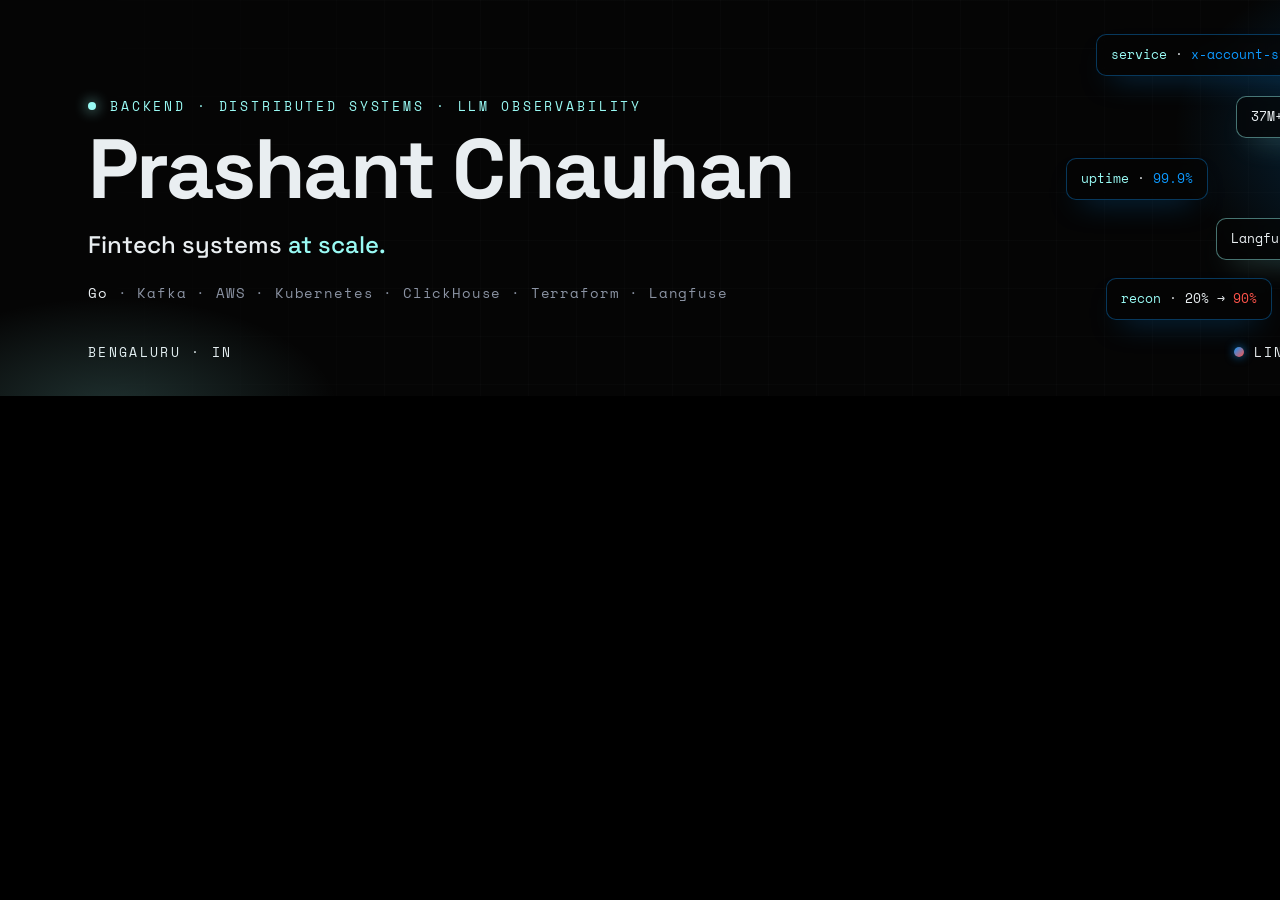
<file: banner.html>
<!DOCTYPE html>
<html lang="en">
<head>
<meta charset="UTF-8" />
<title>LinkedIn banner — Prashant Chauhan</title>
<link rel="preconnect" href="https://fonts.googleapis.com" />
<link rel="preconnect" href="https://fonts.gstatic.com" crossorigin />
<link href="https://fonts.googleapis.com/css2?family=Space+Grotesk:wght@400;500;600;700&family=Space+Mono:wght@400;700&display=swap" rel="stylesheet" />
<style>
  :root{
    --bg:#050505; --ink:#e9eef1; --muted:#8b93a3;
    --blue:#0d99ff; --mint:#99faf4; --red:#ff544b;
    --display:'Space Grotesk', system-ui, sans-serif;
    --mono:'Space Mono', ui-monospace, monospace;
  }
  *{ margin:0; padding:0; box-sizing:border-box; }
  html, body{ background:#000; }
  .banner{
    width:1584px; height:396px; position:relative; overflow:hidden;
    background:var(--bg); color:var(--ink);
    font-family:var(--display);
  }
  /* atmospheric glows */
  .banner::before{
    content:""; position:absolute; inset:-15% -10% auto auto; width:80%; height:160%;
    background:radial-gradient(38% 50% at 78% 30%, rgba(13,153,255,.32), transparent 60%);
    pointer-events:none;
  }
  .banner::after{
    content:""; position:absolute; inset:auto -5% -20% -5%; width:60%; height:80%;
    background:radial-gradient(40% 60% at 20% 80%, rgba(153,250,244,.18), transparent 60%);
    pointer-events:none;
  }
  /* subtle grid texture */
  .grid{
    position:absolute; inset:0; opacity:.10; pointer-events:none;
    background-image:
      linear-gradient(rgba(233,238,241,.16) 1px, transparent 1px),
      linear-gradient(90deg, rgba(233,238,241,.16) 1px, transparent 1px);
    background-size:48px 48px;
    mask-image:linear-gradient(90deg, transparent 0%, #000 30%, #000 90%, transparent 100%);
    -webkit-mask-image:linear-gradient(90deg, transparent 0%, #000 30%, #000 90%, transparent 100%);
  }

  /* left column — typography */
  .col-left{
    position:absolute; left:88px; top:96px; right:560px;
    display:flex; flex-direction:column; gap:14px;
  }
  .eyebrow{
    font-family:var(--mono); font-size:13px; letter-spacing:.22em; text-transform:uppercase;
    color:var(--mint); display:flex; align-items:center; gap:14px;
  }
  .eyebrow .dot{ width:8px; height:8px; border-radius:50%; background:var(--mint); box-shadow:0 0 14px var(--mint); }
  .name{
    font-family:var(--display); font-weight:700; font-size:84px; line-height:.94; letter-spacing:-.03em;
  }
  .name .last{ color:var(--ink); }
  .subline{
    font-family:var(--display); font-weight:500; font-size:24px; color:var(--ink); margin-top:6px;
  }
  .subline .em{ color:var(--mint); }
  .stack{
    font-family:var(--mono); font-size:14px; letter-spacing:.06em; color:var(--muted); margin-top:8px;
  }
  .stack b{ color:var(--ink); font-weight:400; }

  /* right column — floating spec chips */
  .col-right{ position:absolute; right:88px; top:34px; width:430px; height:328px; }
  .chip{
    position:absolute; font-family:var(--mono); font-size:13px; line-height:1.5;
    padding:10px 14px; border-radius:10px;
    background:rgba(5,5,5,.65); backdrop-filter:blur(6px);
    border:1px solid rgba(13,153,255,.35);
    color:var(--ink); white-space:nowrap; box-shadow:0 14px 30px -16px rgba(13,153,255,.5);
  }
  .chip.mint{ border-color:rgba(153,250,244,.45); box-shadow:0 14px 30px -16px rgba(153,250,244,.45); }
  .chip b{ color:var(--mint); font-weight:400; }
  .chip .blue{ color:var(--blue); }
  .chip .red{ color:var(--red); }
  /* positions */
  .c1{ top:0px;   left:30px;  }
  .c2{ top:62px;  left:170px; }
  .c3{ top:124px; left:0px;   }
  .c4{ top:184px; left:150px; }
  .c5{ top:244px; left:40px;  }

  /* corner brand mark */
  .brand{
    position:absolute; right:88px; bottom:34px; display:flex; align-items:center; gap:10px;
    font-family:var(--mono); font-size:13px; letter-spacing:.16em; color:var(--ink); text-transform:uppercase;
  }
  .brand .pip{ width:10px; height:10px; border-radius:50%; background:linear-gradient(135deg, var(--blue), var(--red)); box-shadow:0 0 10px rgba(13,153,255,.7); }
  /* left bottom mark */
  .left-mark{
    position:absolute; left:88px; bottom:34px;
    font-family:var(--mono); font-size:13px; letter-spacing:.18em; color:var(--ink); text-transform:uppercase;
  }
</style>
</head>
<body>
  <div class="banner" id="banner">
    <div class="grid"></div>

    <div class="col-left">
      <div class="eyebrow"><span class="dot"></span>BACKEND · DISTRIBUTED SYSTEMS · LLM OBSERVABILITY</div>
      <div class="name">Prashant <span class="last">Chauhan</span></div>
      <div class="subline">Fintech systems <span class="em">at scale.</span></div>
      <div class="stack"><b>Go</b> · Kafka · AWS · Kubernetes · ClickHouse · Terraform · Langfuse</div>
    </div>

    <div class="col-right">
      <div class="chip c1"><b>service</b> · <span class="blue">x-account-statements</span></div>
      <div class="chip c2 mint">37M+ records · <b>zero downtime</b></div>
      <div class="chip c3"><b>uptime</b> · <span class="blue">99.9%</span></div>
      <div class="chip c4 mint">Langfuse + ClickHouse <span class="blue">@</span> AWS EKS</div>
      <div class="chip c5"><b>recon</b> · 20% → <span class="red">90%</span></div>
    </div>

    <span class="left-mark">Bengaluru · IN</span>
    <span class="brand"><span class="pip"></span>linkedin.com/in/pacifich</span>
  </div>
</body>
</html>
</file>
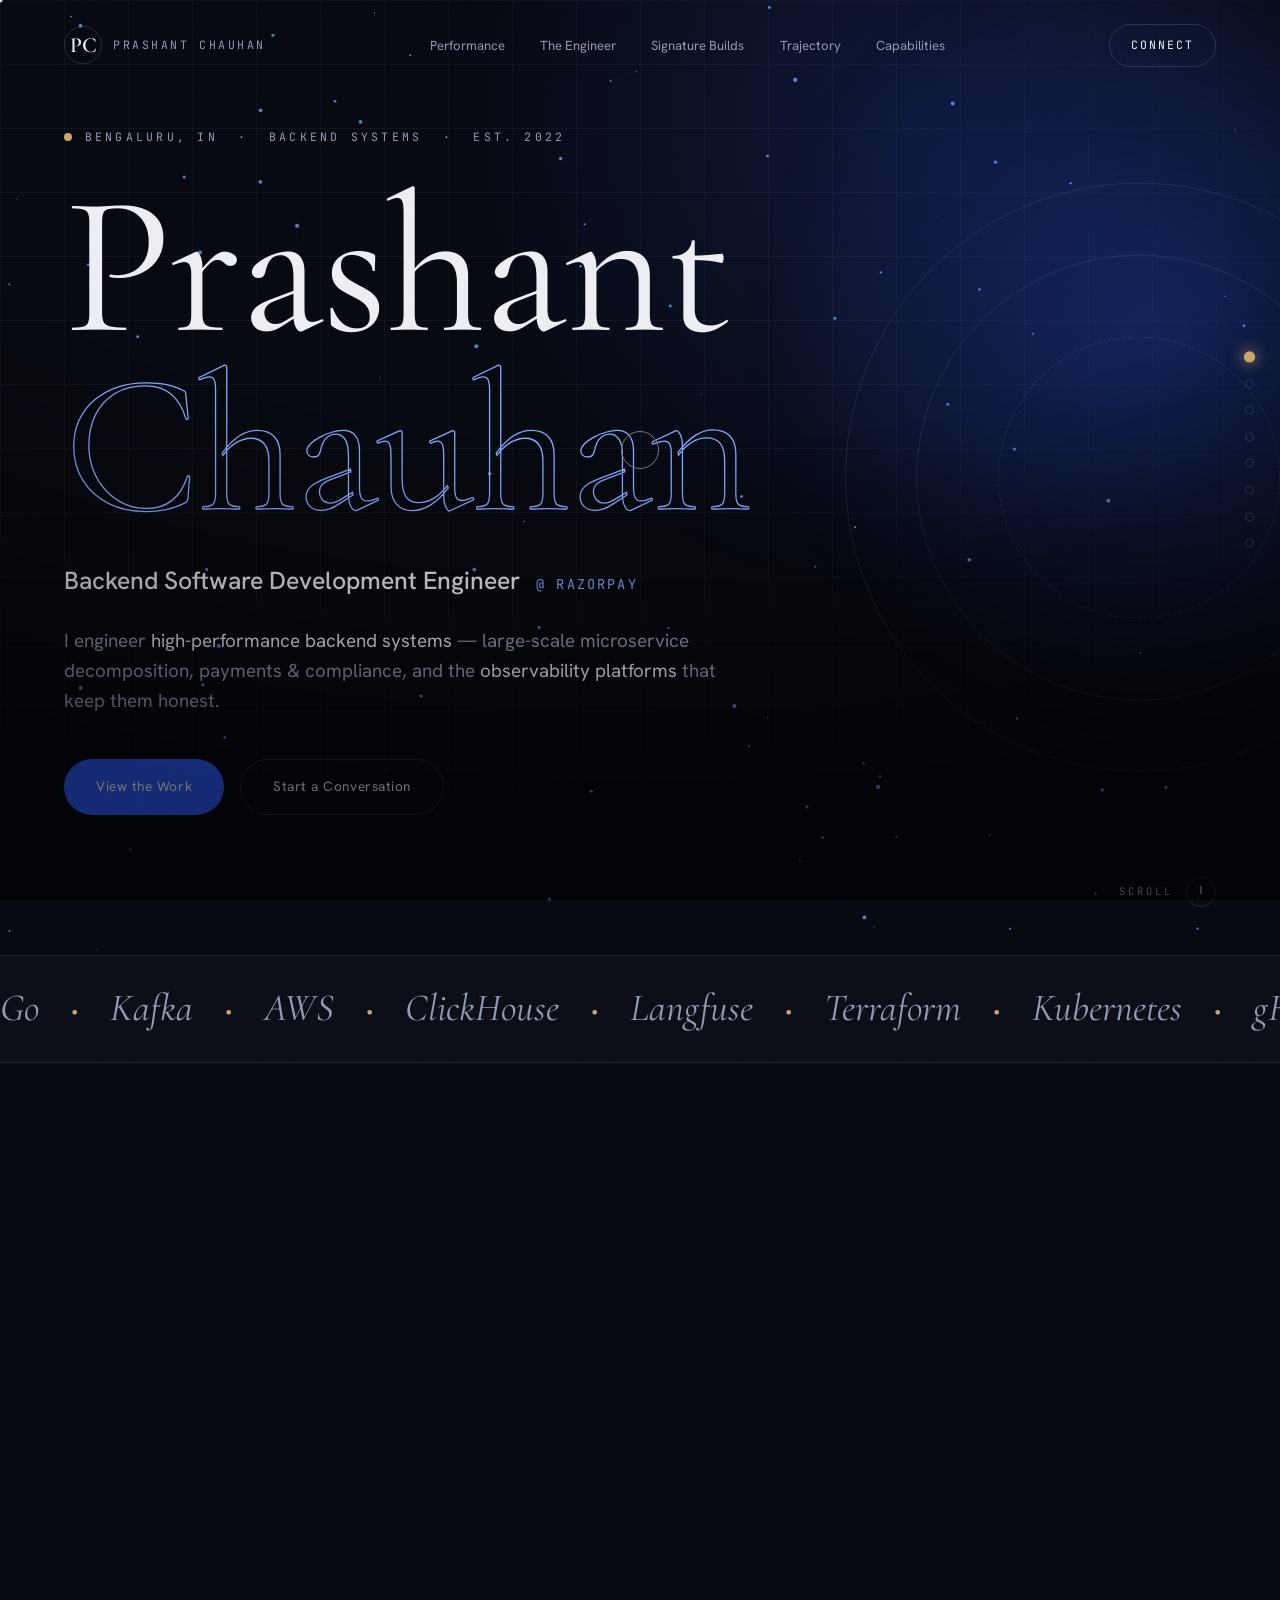
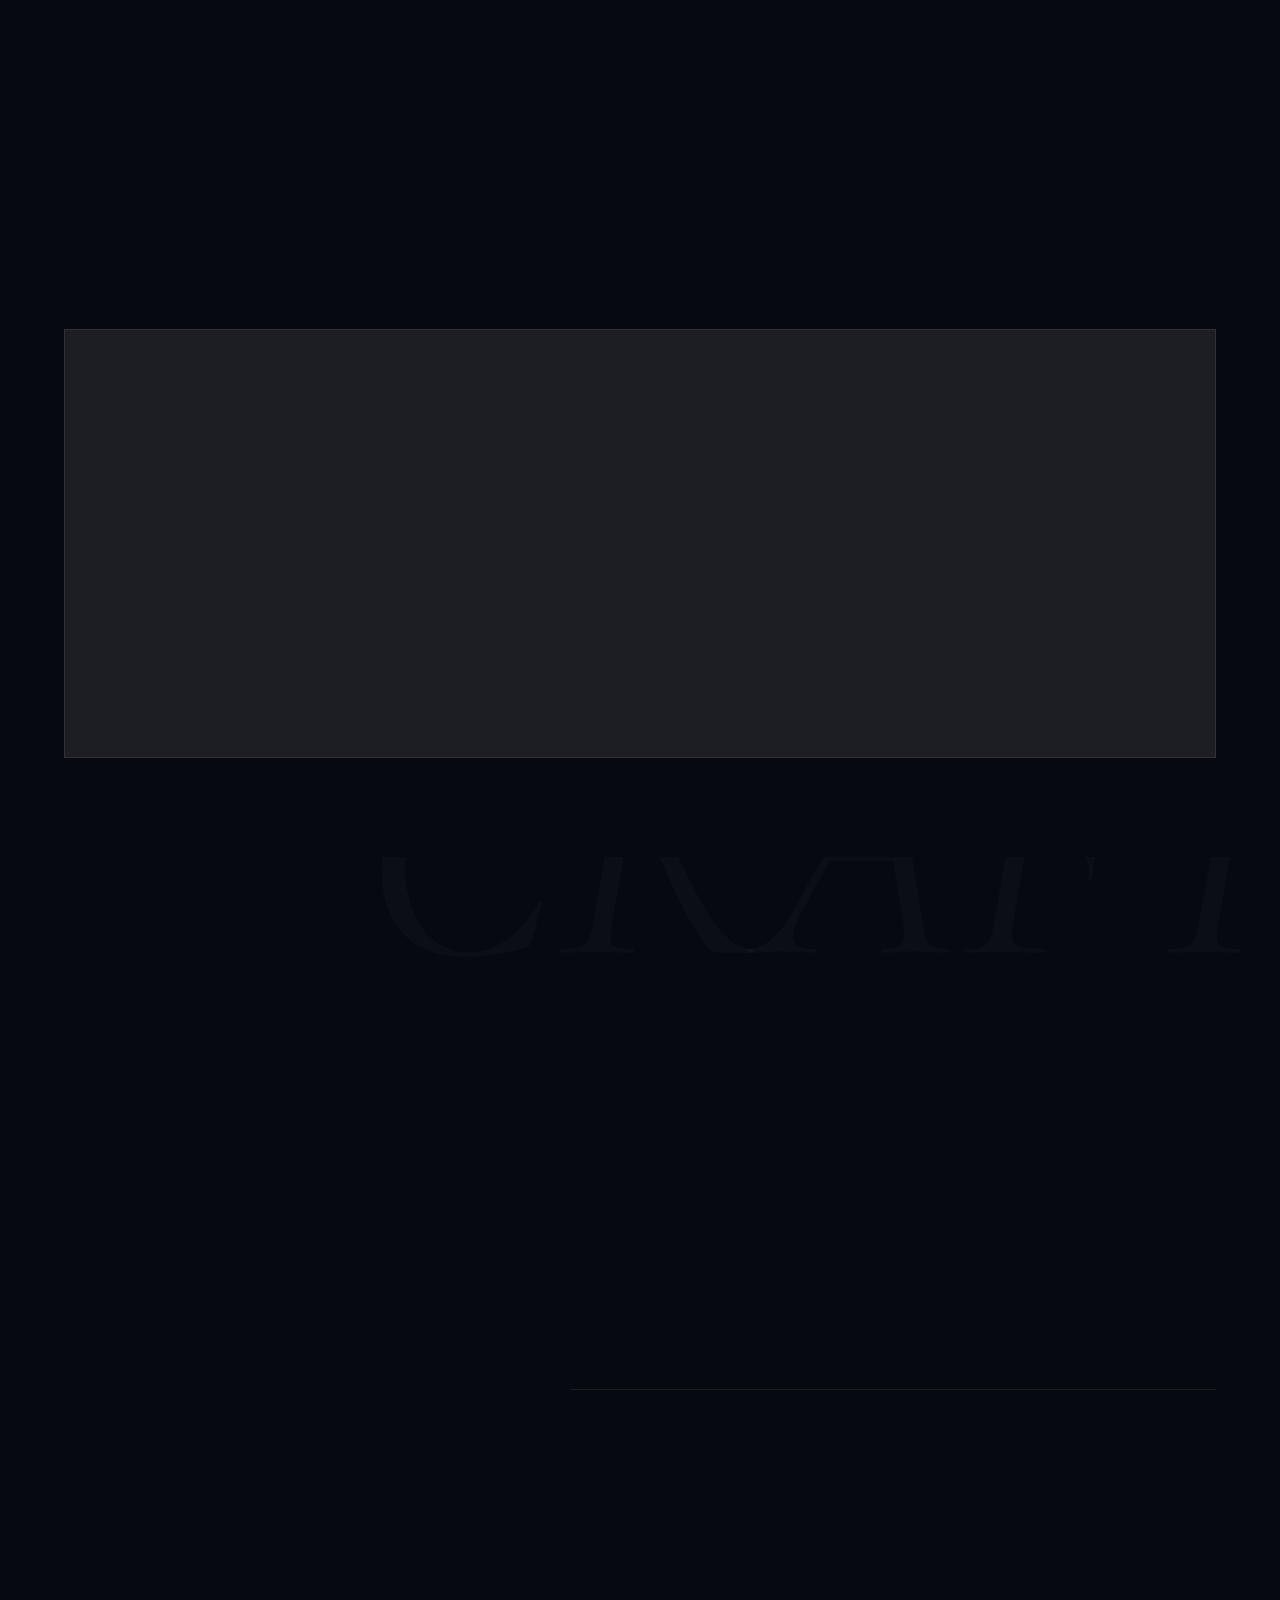
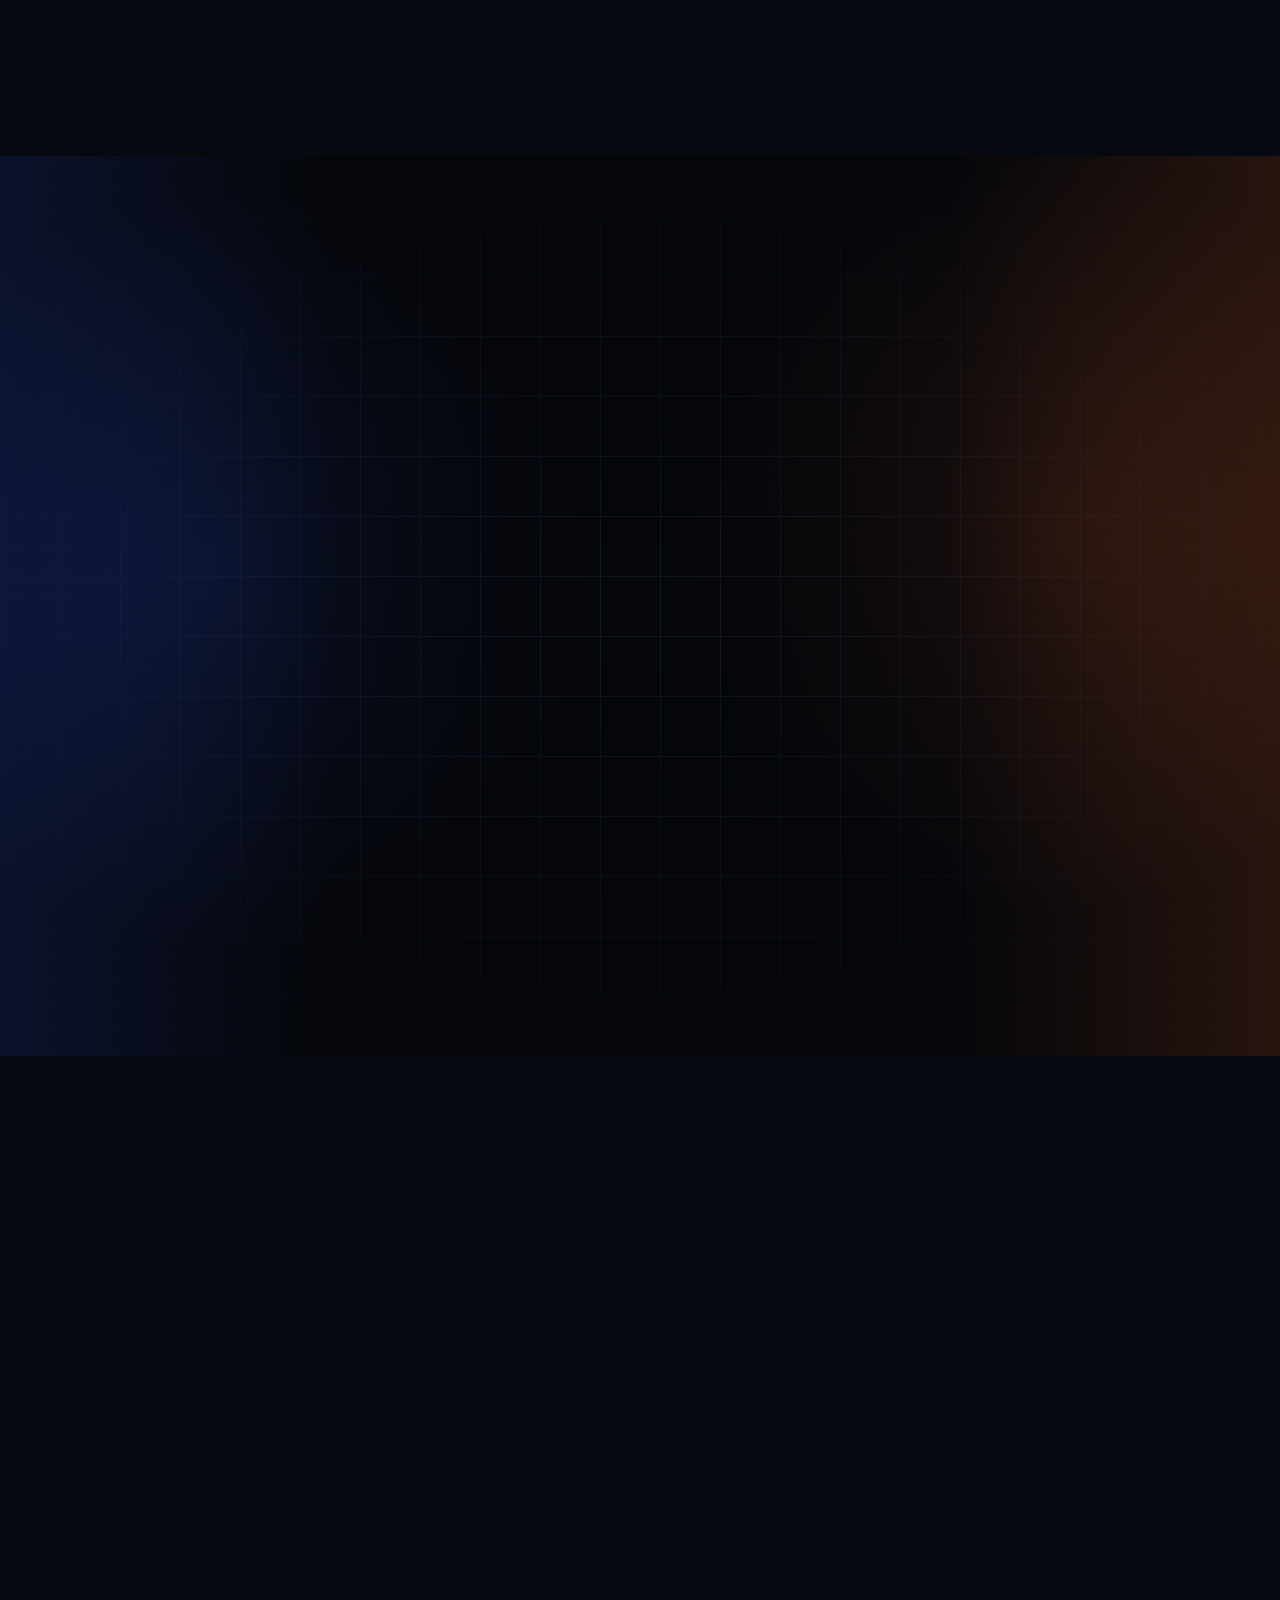
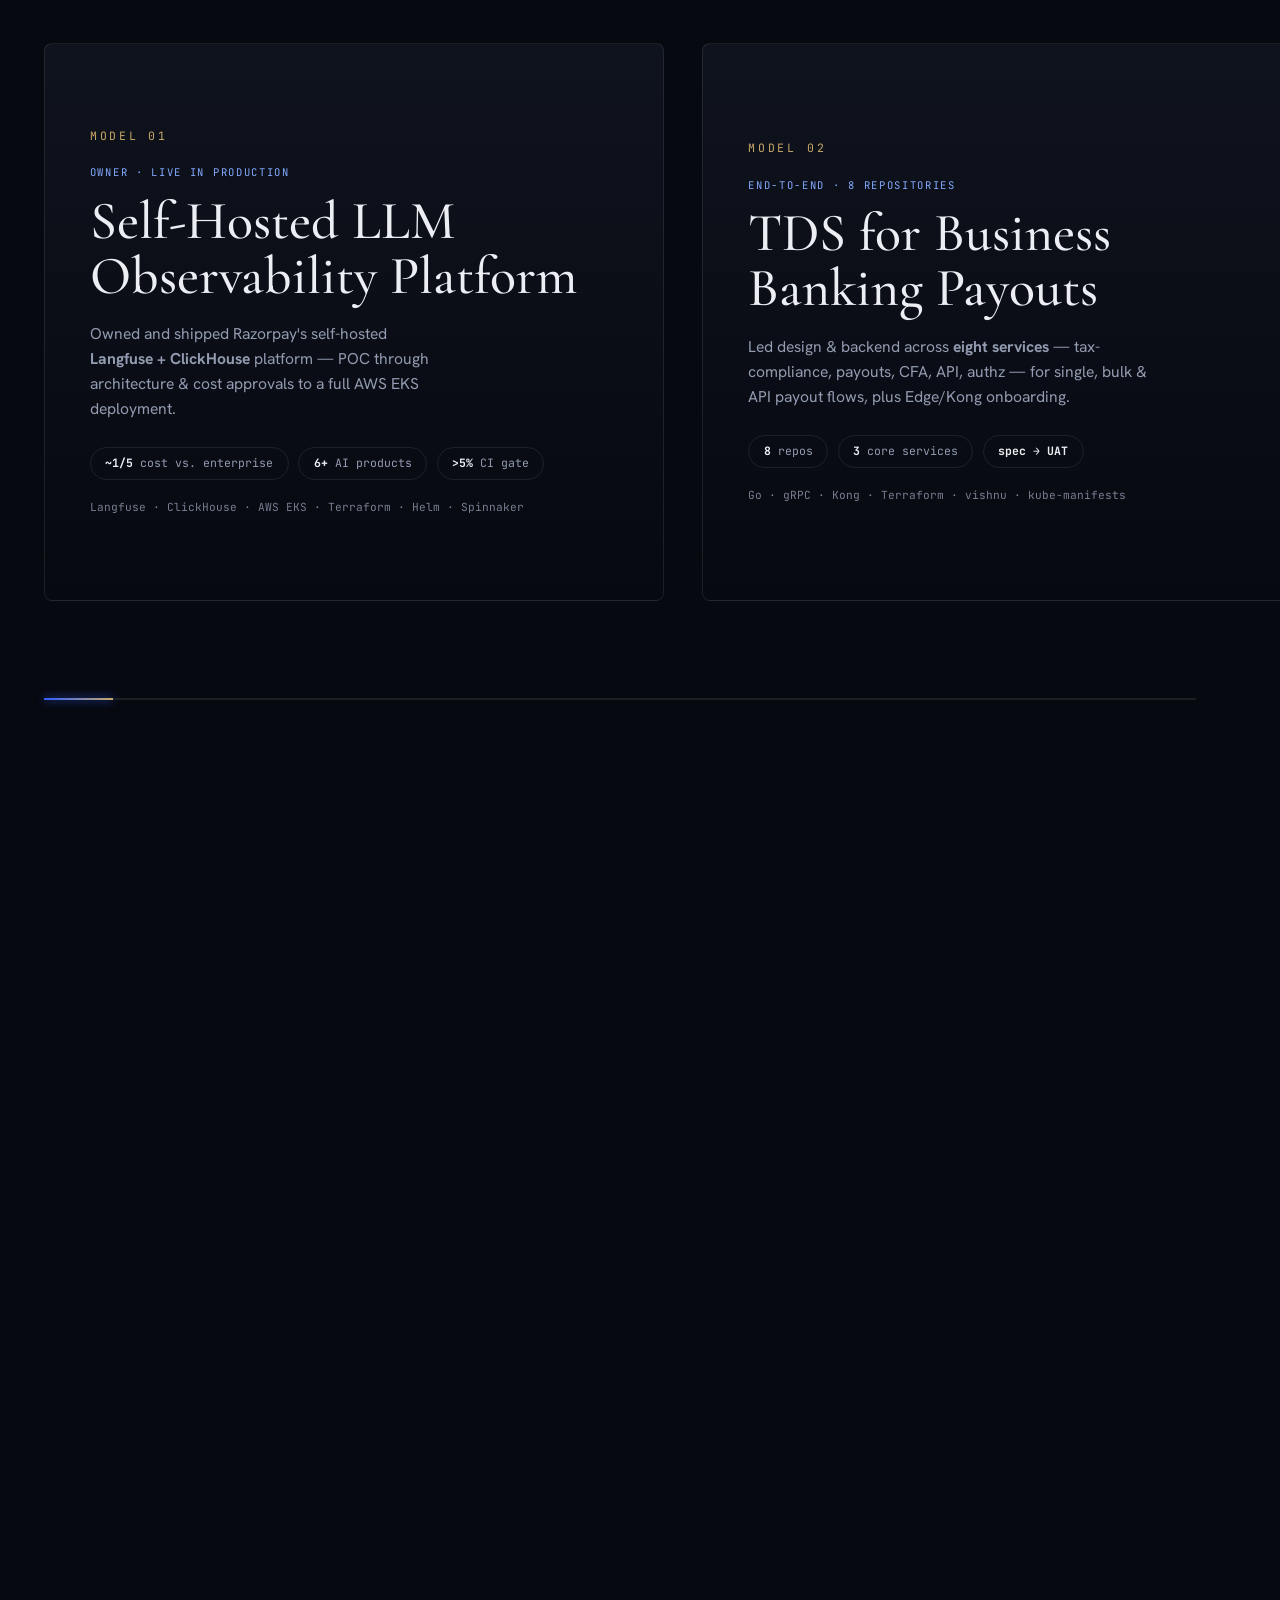
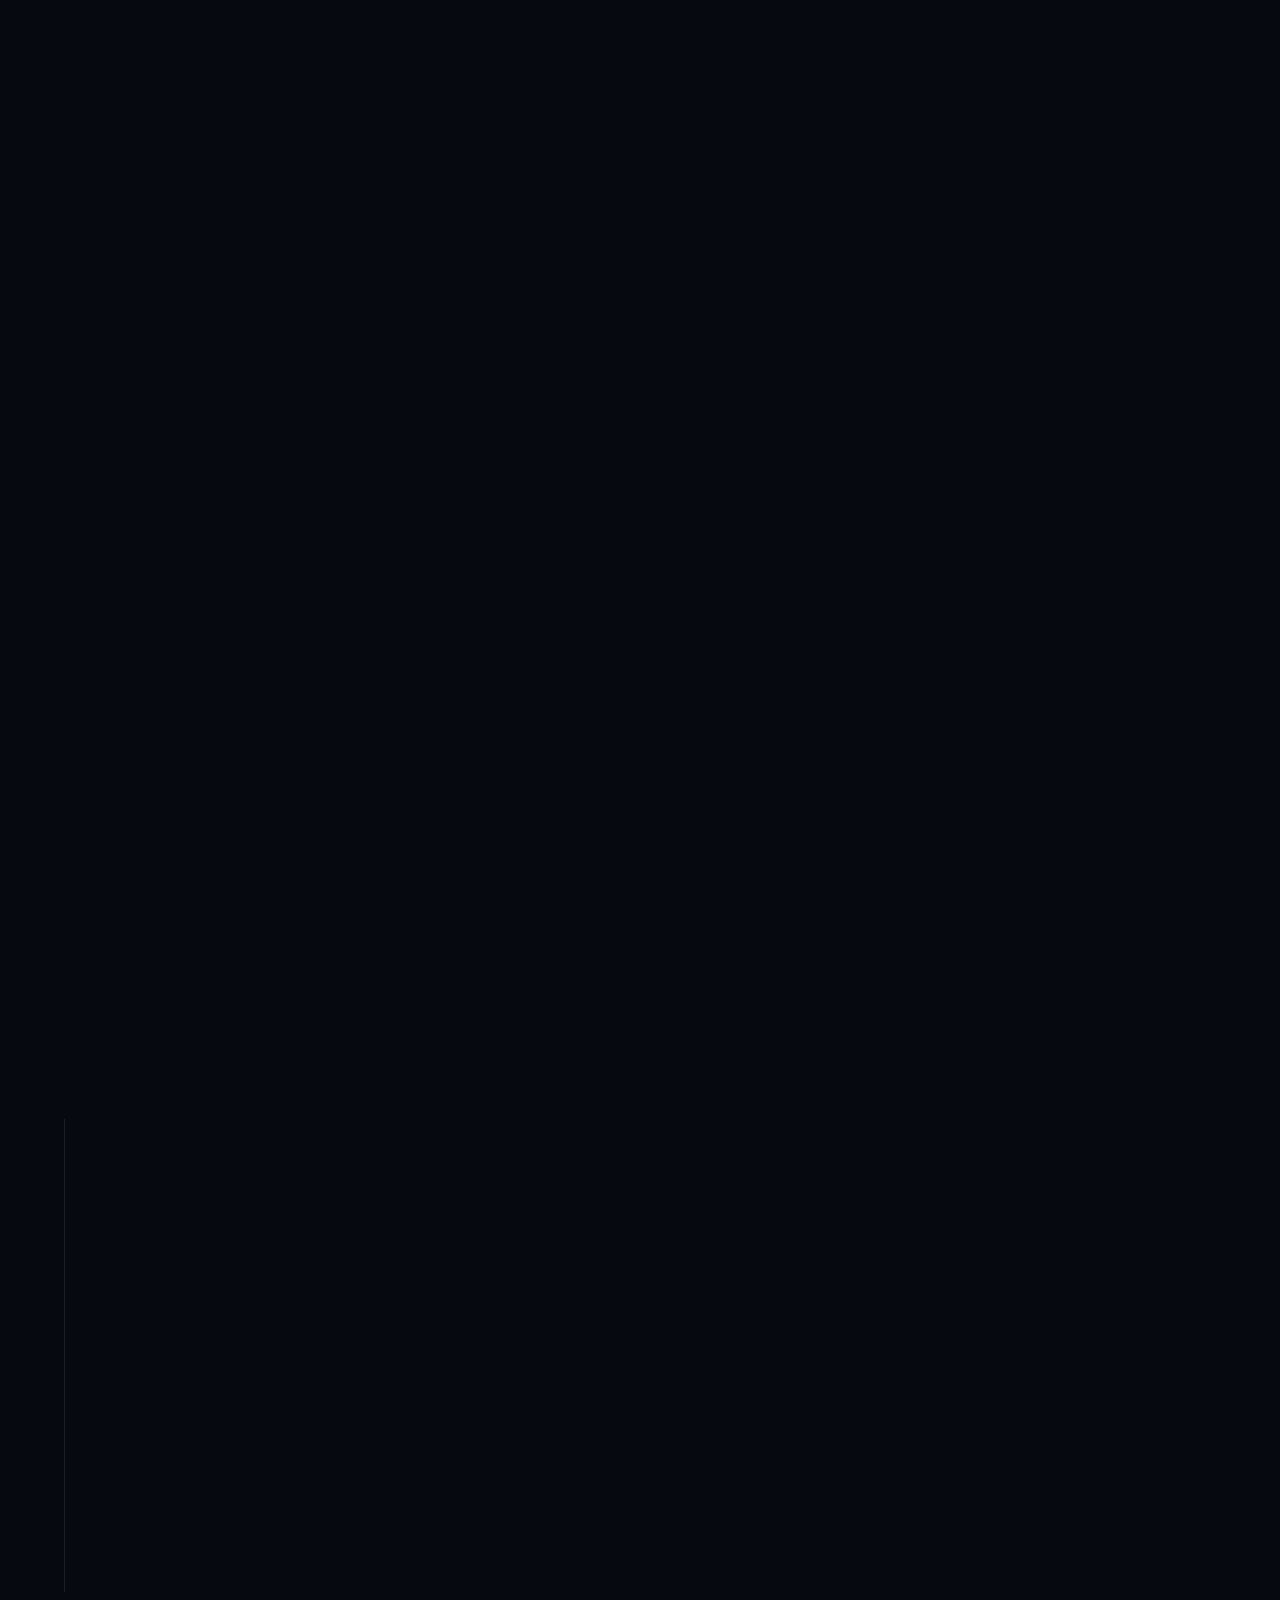
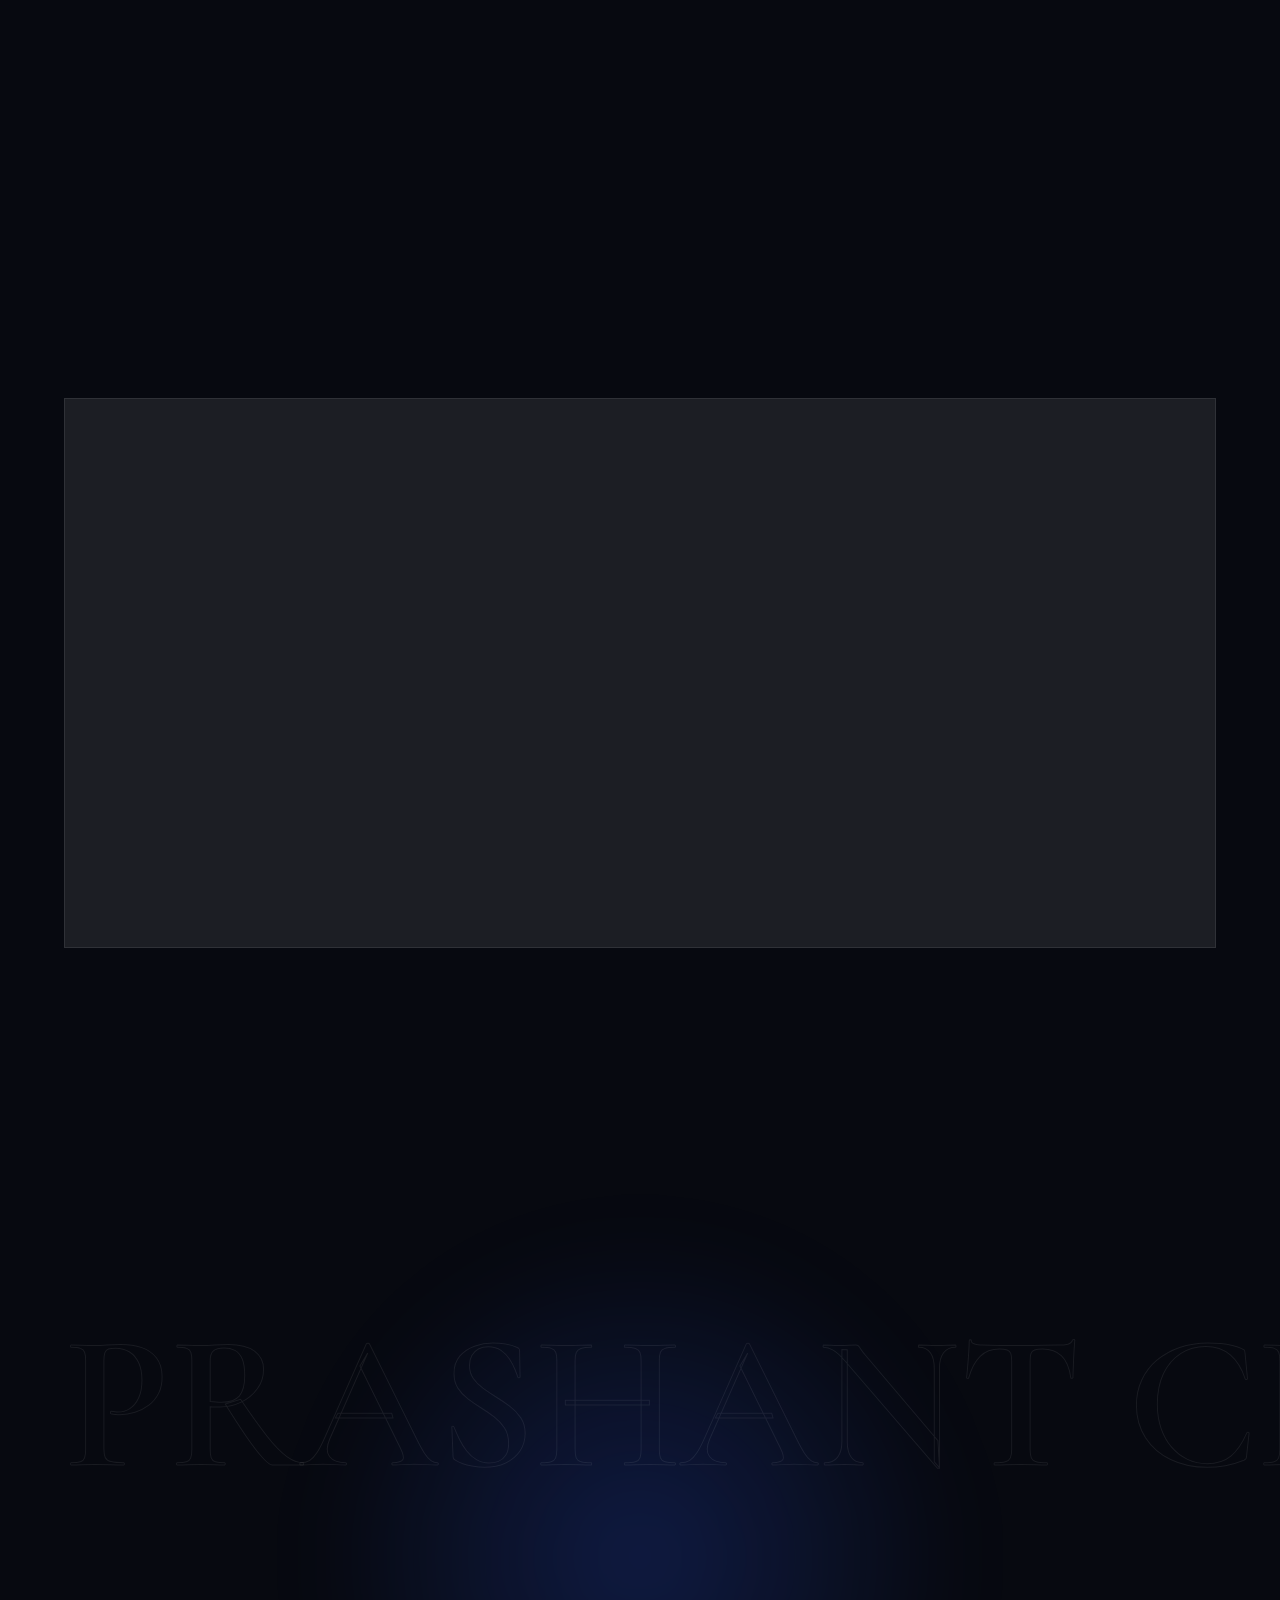
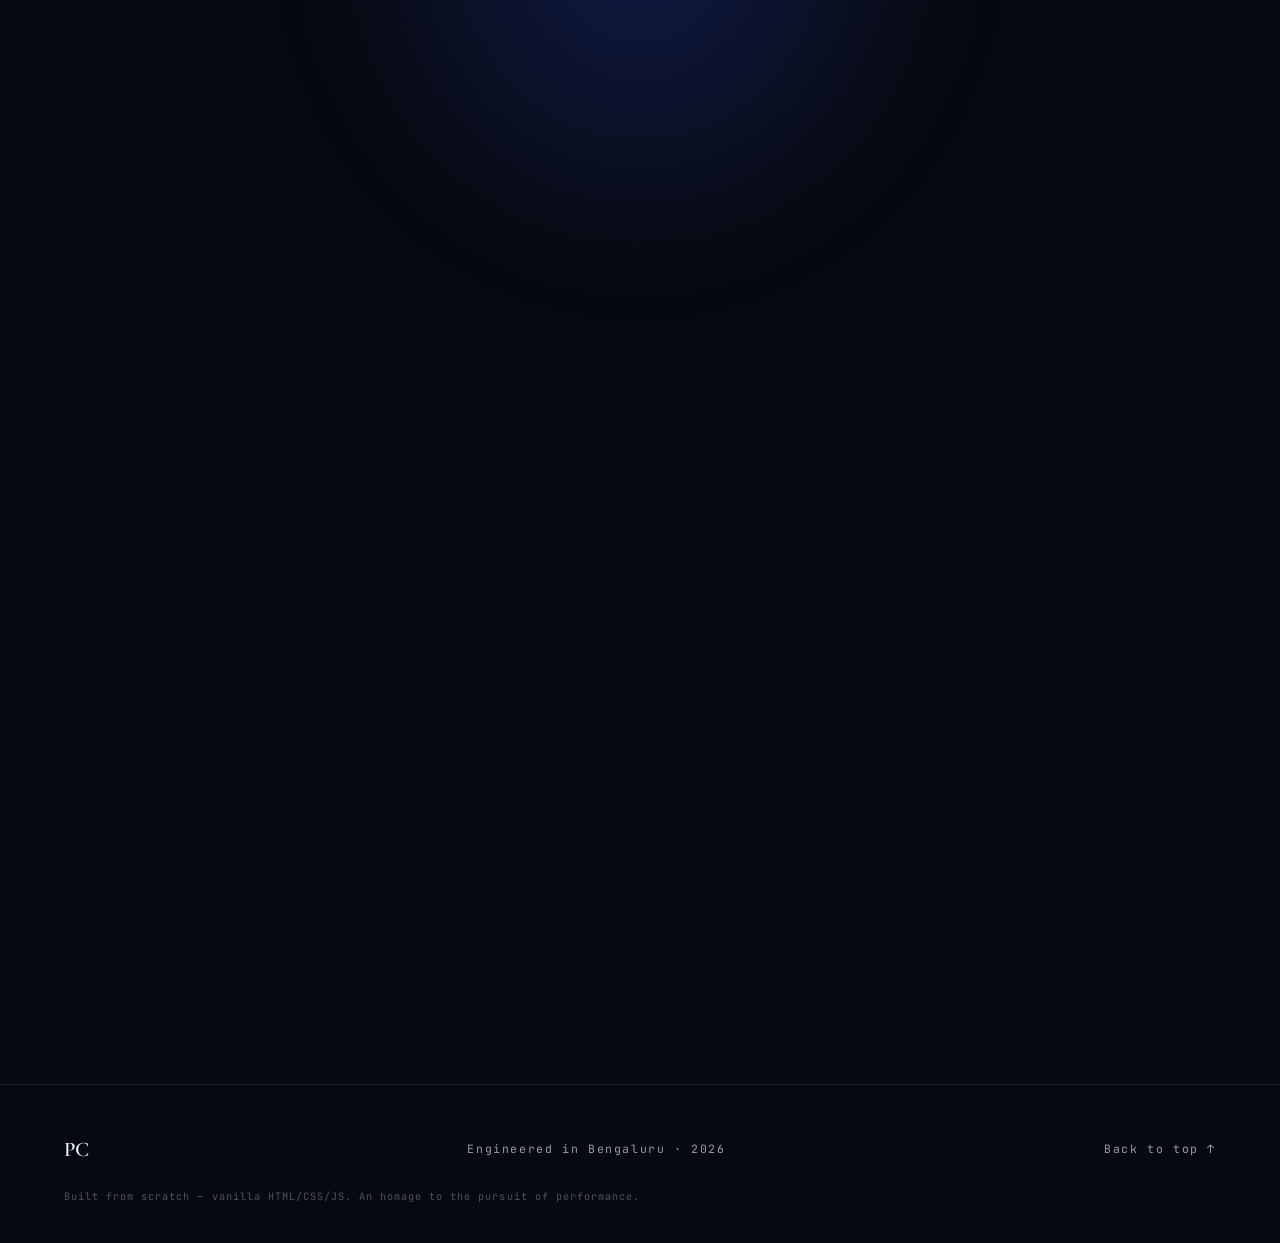
<file: cinematic.html>
<!DOCTYPE html>
<html lang="en">
<head>
<meta charset="UTF-8" />
<meta name="viewport" content="width=device-width, initial-scale=1.0" />
<title>Prashant Chauhan — Backend Systems, Engineered for Performance</title>
<meta name="description" content="Prashant Chauhan — Backend Software Development Engineer at Razorpay. High-performance fintech systems, observability platforms, and large-scale microservice decomposition." />
<link rel="preconnect" href="https://fonts.googleapis.com" />
<link rel="preconnect" href="https://fonts.gstatic.com" crossorigin />
<link href="https://fonts.googleapis.com/css2?family=Cormorant+Garamond:ital,wght@0,300;0,400;0,500;0,600;1,300;1,400;1,500&family=Hanken+Grotesk:wght@300;400;500;600;700&family=JetBrains+Mono:wght@400;500;700&display=swap" rel="stylesheet" />
<link rel="stylesheet" href="styles.css" />
</head>
<body>

<!-- atmosphere -->
<div class="bg-shift" aria-hidden="true"></div>
<div class="grain" aria-hidden="true"></div>
<div class="vignette" aria-hidden="true"></div>
<div class="cursor-aura" id="cursorAura" aria-hidden="true"></div>

<!-- scroll progress -->
<div class="scroll-progress" aria-hidden="true"><span id="progressBar"></span></div>

<!-- custom cursor -->
<div class="cursor" id="cursor" aria-hidden="true"><span class="cursor-label" id="cursorLabel"></span></div>
<div class="cursor-dot" id="cursorDot" aria-hidden="true"></div>

<!-- PRELOADER -->
<div class="preloader" id="preloader" aria-hidden="true">
  <div class="pre-inner">
    <div class="pre-monogram" id="preMono">PC</div>
    <div class="pre-line"><span id="preLineFill"></span></div>
    <div class="pre-meta">
      <span class="pre-label" id="preLabel">CALIBRATING SYSTEMS</span>
      <span class="pre-count" id="preCount">00</span>
    </div>
  </div>
</div>

<!-- side rail -->
<aside class="rail" id="rail" aria-hidden="true">
  <a href="#hero" data-label="Intro" data-cursor="hover" class="active"><i></i></a>
  <a href="#performance" data-label="Performance" data-cursor="hover"><i></i></a>
  <a href="#engineer" data-label="The Engineer" data-cursor="hover"><i></i></a>
  <a href="#approach" data-label="Approach" data-cursor="hover"><i></i></a>
  <a href="#work" data-label="Signature Builds" data-cursor="hover"><i></i></a>
  <a href="#trajectory" data-label="Trajectory" data-cursor="hover"><i></i></a>
  <a href="#capabilities" data-label="Capabilities" data-cursor="hover"><i></i></a>
  <a href="#contact" data-label="Connect" data-cursor="hover"><i></i></a>
</aside>

<!-- NAV -->
<header class="nav" id="nav">
  <a href="#hero" class="brand" data-cursor="hover">
    <span class="brand-mark">PC</span>
    <span class="brand-name">Prashant&nbsp;Chauhan</span>
  </a>
  <nav class="nav-links" id="navLinks">
    <a href="#performance" data-num="01" data-cursor="hover">Performance</a>
    <a href="#engineer"    data-num="02" data-cursor="hover">The&nbsp;Engineer</a>
    <a href="#work"        data-num="03" data-cursor="hover">Signature&nbsp;Builds</a>
    <a href="#trajectory"  data-num="04" data-cursor="hover">Trajectory</a>
    <a href="#capabilities" data-num="05" data-cursor="hover">Capabilities</a>
  </nav>
  <a href="#contact" class="nav-cta" data-cursor="hover"><span>Connect</span></a>
  <button class="nav-burger" id="burger" aria-label="Menu"><span></span><span></span></button>
</header>

<main id="scroll">

<!-- ===== HERO / 00 ===== -->
<section class="hero" id="hero">
  <canvas class="hero-canvas" id="heroCanvas" aria-hidden="true"></canvas>
  <div class="hero-glow" aria-hidden="true"></div>
  <div class="hero-grid" aria-hidden="true"></div>
  <div class="hero-ring" aria-hidden="true" data-tilt="20"></div>

  <div class="hero-inner" id="heroTilt">
    <div class="hero-eyebrow reveal" data-reveal="fade">
      <span class="tick"></span> BENGALURU, IN &nbsp;·&nbsp; BACKEND SYSTEMS &nbsp;·&nbsp; EST. 2022
    </div>

    <h1 class="hero-title" data-tilt="8">
      <span class="line"><span class="split">Prashant</span></span>
      <span class="line line-outline"><span class="split">Chauhan</span></span>
    </h1>

    <div class="hero-sub reveal" data-reveal="fade-up">
      <span class="hero-role">Backend Software Development Engineer</span>
      <span class="hero-at">@ Razorpay</span>
    </div>

    <p class="hero-lede reveal" data-reveal="fade-up">
      I engineer <span class="hl">high-performance backend systems</span> — large-scale
      microservice decomposition, payments &amp; compliance, and the
      <span class="hl">observability platforms</span> that keep them honest.
    </p>

    <div class="hero-actions reveal" data-reveal="fade-up">
      <a href="#work" class="btn btn-primary magnetic" data-cursor="hover"><span>View the Work</span></a>
      <a href="#contact" class="btn btn-ghost magnetic" data-cursor="hover"><span>Start a Conversation</span></a>
    </div>
  </div>

  <div class="hero-foot">
    <div class="hero-rotator reveal" data-reveal="fade">
      <span class="rotator-label">CURRENTLY ENGINEERING</span>
      <span class="rotator" id="rotator" data-scramble>LLM observability at scale</span>
    </div>
    <a href="#performance" class="scroll-cue" data-cursor="hover" aria-label="Scroll">
      <span>SCROLL</span><i></i>
    </a>
  </div>
</section>

<!-- ===== MARQUEE ===== -->
<div class="marquee" id="marquee" aria-hidden="true">
  <div class="marquee-track" id="marqueeTrack">
    <span>Go</span><b>·</b><span>Kafka</span><b>·</b><span>AWS</span><b>·</b><span>ClickHouse</span><b>·</b><span>Langfuse</span><b>·</b><span>Terraform</span><b>·</b><span>Kubernetes</span><b>·</b><span>gRPC</span><b>·</b><span>Elasticsearch</span><b>·</b><span>Distributed Systems</span><b>·</b>
    <span>Go</span><b>·</b><span>Kafka</span><b>·</b><span>AWS</span><b>·</b><span>ClickHouse</span><b>·</b><span>Langfuse</span><b>·</b><span>Terraform</span><b>·</b><span>Kubernetes</span><b>·</b><span>gRPC</span><b>·</b><span>Elasticsearch</span><b>·</b><span>Distributed Systems</span><b>·</b>
  </div>
</div>

<!-- ===== PERFORMANCE / 01 ===== -->
<section class="section performance" id="performance">
  <div class="section-head">
    <span class="section-index reveal" data-reveal="fade">01</span>
    <h2 class="section-title reveal" data-reveal="wipe">Performance<br/><em>figures.</em></h2>
    <p class="section-kicker reveal" data-reveal="fade-up" data-scramble>Form follows performance. A few numbers from the road so far — measured in production, not in slides.</p>
  </div>

  <!-- dyno gauge -->
  <div class="dyno reveal" data-reveal="fade-up">
    <div class="gauge-wrap">
      <svg class="gauge" viewBox="0 0 320 200" id="gauge">
        <path class="gauge-track" d="M 30 180 A 130 130 0 0 1 290 180" />
        <path class="gauge-fill"  id="gaugeFill" d="M 30 180 A 130 130 0 0 1 290 180" />
        <g class="gauge-ticks" id="gaugeTicks"></g>
        <line class="gauge-needle" id="gaugeNeedle" x1="160" y1="180" x2="160" y2="70" />
        <circle class="gauge-hub" cx="160" cy="180" r="7" />
      </svg>
      <div class="gauge-read">
        <span class="counter" data-to="99.9" data-dec="1" data-suffix="%">0.0%</span>
        <i>measured platform uptime</i>
      </div>
    </div>
    <div class="dyno-copy">
      <span class="dyno-kicker">SYSTEM REDLINE</span>
      <p>Built to run hot and stay reliable — the account-statements platform holds <b>99.9% uptime</b> while processing up to <b>2M statements a day</b> across four partner banks.</p>
    </div>
  </div>

  <div class="telemetry">
    <div class="tele reveal" data-reveal="fade-up">
      <div class="tele-num"><span class="counter" data-to="37" data-suffix="M+">0</span></div>
      <div class="tele-label">Records migrated<br/><i>monolith → microservice, zero downtime</i></div>
    </div>
    <div class="tele reveal" data-reveal="fade-up">
      <div class="tele-num"><span class="counter" data-to="99.9" data-dec="1" data-suffix="%">0</span></div>
      <div class="tele-label">Platform uptime<br/><i>account-statements service</i></div>
    </div>
    <div class="tele reveal big" data-reveal="fade-up">
      <div class="tele-num">20<span class="arrow">→</span><span class="counter" data-to="90" data-suffix="%">0</span></div>
      <div class="tele-label">Reconciliation rate<br/><i>RBL · Yes Bank · IDFC</i></div>
    </div>
    <div class="tele reveal" data-reveal="fade-up">
      <div class="tele-num"><span class="counter" data-to="2" data-suffix="M">0</span></div>
      <div class="tele-label">Statements / day · peak<br/><i>12–20 lakh, four partner banks</i></div>
    </div>
    <div class="tele reveal" data-reveal="fade-up">
      <div class="tele-num"><span class="counter" data-to="5">0</span></div>
      <div class="tele-label">Languages, one SDK<br/><i>Go · Python · TS · Ruby · Java</i></div>
    </div>
    <div class="tele reveal" data-reveal="fade-up">
      <div class="tele-num"><span class="counter" data-to="8">0</span></div>
      <div class="tele-label">Repositories, one delivery<br/><i>TDS for Business Banking</i></div>
    </div>
    <div class="tele reveal" data-reveal="fade-up">
      <div class="tele-num">−<span class="counter" data-to="45" data-suffix="%">0</span></div>
      <div class="tele-label">Worker CPU reduced<br/><i>async Elasticsearch upsert</i></div>
    </div>
    <div class="tele reveal" data-reveal="fade-up">
      <div class="tele-num"><span class="counter" data-to="4" data-suffix="+">0</span></div>
      <div class="tele-label">Years shipping<br/><i>fintech, at scale</i></div>
    </div>
  </div>
</section>

<!-- ===== THE ENGINEER / 02 ===== -->
<section class="section engineer" id="engineer">
  <div class="engineer-watermark" aria-hidden="true" data-parallax="0.18">CRAFT</div>
  <div class="engineer-grid">
    <div class="engineer-left">
      <span class="section-index reveal" data-reveal="fade">02</span>
      <h2 class="section-title reveal" data-reveal="wipe">The<br/><em>engineer.</em></h2>
    </div>
    <div class="engineer-right">
      <p class="lead-quote reveal" data-reveal="fade-up">
        “If it isn't engineered for scale and built to be observed, it isn't finished.”
      </p>
      <p class="prose reveal" data-reveal="fade-up">
        I'm a backend engineer at <strong>Razorpay</strong>, working where fintech meets serious scale.
        Over the last few years I've pulled critical flows out of a PHP monolith into Go microservices,
        migrated tens of millions of records with zero downtime, and most recently
        <strong>owned and shipped Razorpay's self-hosted LLM observability platform</strong> to production.
      </p>
      <p class="prose reveal" data-reveal="fade-up">
        My favourite problems span services, data and infrastructure at once — migrations,
        reconciliations, and platform work where correctness and reliability are non-negotiable.
        Before Razorpay I built core fintech systems at <strong>Paytm Payments Bank</strong>.
      </p>
      <ul class="focus-list">
        <li class="reveal" data-reveal="fade-left"><span>01</span> Microservice decomposition &amp; zero-downtime migration</li>
        <li class="reveal" data-reveal="fade-left"><span>02</span> Observability, evaluation &amp; cost for AI platforms</li>
        <li class="reveal" data-reveal="fade-left"><span>03</span> Payments, payouts &amp; tax-compliance flows</li>
        <li class="reveal" data-reveal="fade-left"><span>04</span> Reliability, reconciliation &amp; production incident response</li>
      </ul>
    </div>
  </div>
</section>

<!-- ===== THE APPROACH (cinematic interstitial) ===== -->
<section class="approach" id="approach">
  <div class="approach-media" aria-hidden="true">
    <div class="approach-fallback"></div>
    <img id="approachImg" class="approach-img" src="assets/approach.jpg" alt="" onerror="this.classList.add('missing')" />
    <div class="approach-scanlines"></div>
    <div class="approach-grid"></div>
    <div class="approach-scan"></div>
    <div class="hud hud-left" data-reveal="fade-right">
      <span class="hud-tag">APPROACH_01</span>
      <span class="hud-val">Move fast</span>
      <span class="hud-sub">instinct · ship the spike</span>
    </div>
    <div class="hud hud-right" data-reveal="fade-left">
      <span class="hud-tag">APPROACH_02</span>
      <span class="hud-val">Build to last</span>
      <span class="hud-sub">engineering · make it bulletproof</span>
    </div>
  </div>
  <div class="approach-core">
    <span class="approach-label reveal" data-reveal="fade">// THE APPROACH</span>
    <h2 class="approach-title reveal" data-reveal="wipe">Two instincts.<br/><em>One engineer.</em></h2>
    <div class="approach-term reveal" data-reveal="fade-up"><span class="term-prompt">$</span>&nbsp;<span id="approachType"></span><span class="term-cursor">▌</span></div>
    <p class="approach-copy reveal" data-reveal="fade-up">Every system is a duel between speed and durability. I move fast to learn — then engineer the version that survives production: observed, tested, and built to scale.</p>
  </div>
</section>

<!-- ===== SIGNATURE BUILDS / 03  (horizontal pinned gallery) ===== -->
<section class="work" id="work">
  <div class="section-head wide work-head">
    <span class="section-index reveal" data-reveal="fade">03</span>
    <h2 class="section-title reveal" data-reveal="wipe">Signature <em>builds.</em></h2>
    <p class="section-kicker reveal" data-reveal="fade-up">A collection of systems I'm proud of — each one shipped, measured, and running. <span class="scroll-hint">Scroll →</span></p>
  </div>

  <div class="work-pin" id="workPin">
    <div class="work-sticky">
      <div class="work-track" id="workTrack">

        <article class="build" data-cursor="view">
          <div class="build-index">MODEL 01</div>
          <div class="build-tag">Owner · Live in production</div>
          <h3 class="build-title">Self-Hosted LLM<br/>Observability Platform</h3>
          <p class="build-desc">Owned and shipped Razorpay's self-hosted <strong>Langfuse&nbsp;+&nbsp;ClickHouse</strong> platform — POC through architecture &amp; cost approvals to a full AWS&nbsp;EKS deployment.</p>
          <div class="build-metrics"><span><b>~1/5</b> cost vs. enterprise</span><span><b>6+</b> AI products</span><span><b>&gt;5%</b> CI gate</span></div>
          <div class="build-tech">Langfuse · ClickHouse · AWS EKS · Terraform · Helm · Spinnaker</div>
          <div class="build-sheen" aria-hidden="true"></div>
        </article>

        <article class="build" data-cursor="view">
          <div class="build-index">MODEL 02</div>
          <div class="build-tag">End-to-end · 8 repositories</div>
          <h3 class="build-title">TDS for Business<br/>Banking Payouts</h3>
          <p class="build-desc">Led design &amp; backend across <strong>eight services</strong> — tax-compliance, payouts, CFA, API, authz — for single, bulk &amp; API payout flows, plus Edge/Kong onboarding.</p>
          <div class="build-metrics"><span><b>8</b> repos</span><span><b>3</b> core services</span><span><b>spec → UAT</b></span></div>
          <div class="build-tech">Go · gRPC · Kong · Terraform · vishnu · kube-manifests</div>
          <div class="build-sheen" aria-hidden="true"></div>
        </article>

        <article class="build" data-cursor="view">
          <div class="build-index">MODEL 03</div>
          <div class="build-tag">Core contributor</div>
          <h3 class="build-title">Account-Statements<br/>Decomposition</h3>
          <p class="build-desc">Pulled account statements out of the API monolith into Go — <strong>37M+ records migrated with zero downtime</strong>, <code>GET /transactions/banking</code> to 100% cutoff, read/write DB segregation.</p>
          <div class="build-metrics"><span><b>37M+</b> records</span><span><b>100%</b> cutoff</span><span><b>0</b> downtime</span></div>
          <div class="build-tech">Go · MySQL · Elasticsearch · Airflow · S3 · Kafka/MSK</div>
          <div class="build-sheen" aria-hidden="true"></div>
        </article>

        <article class="build" data-cursor="view">
          <div class="build-index">MODEL 04</div>
          <div class="build-tag">Reliability</div>
          <h3 class="build-title">Reconciliation<br/>Overhaul</h3>
          <p class="build-desc">Re-architected reconciliation across <strong>RBL, Yes Bank &amp; IDFC</strong> — rules, workspaces and data-sourcing — lifting the reconciliation rate from <strong>20% to 90%</strong>.</p>
          <div class="build-metrics"><span><b>20→90%</b> recon rate</span><span><b>3</b> banks</span></div>
          <div class="build-tech">Reporting pipelines · facts-table model · PHP/Scala/Python</div>
          <div class="build-sheen" aria-hidden="true"></div>
        </article>

        <article class="build" data-cursor="view">
          <div class="build-index">MODEL 05</div>
          <div class="build-tag">Open-source style · internal</div>
          <h3 class="build-title">Polyglot PII<br/>Redaction SDK</h3>
          <p class="build-desc">An internal PII masking/redaction SDK across <strong>five languages</strong> using Microsoft Presidio (NER&nbsp;+&nbsp;regex) — defense-in-depth for LLM traces.</p>
          <div class="build-metrics"><span><b>5</b> languages</span><span><b>4</b> masking layers</span></div>
          <div class="build-tech">Go · Python · TypeScript · Ruby · Java · Presidio · OTEL</div>
          <div class="build-sheen" aria-hidden="true"></div>
        </article>

        <a class="work-end" href="#contact" data-cursor="hover">
          <span class="work-end-label">FULL DOSSIER</span>
          <span class="work-end-title">Let's talk →</span>
        </a>

      </div>
      <div class="work-rail" aria-hidden="true"><span id="workProg"></span></div>
    </div>
  </div>
</section>

<!-- ===== TRAJECTORY / 04 ===== -->
<section class="section trajectory" id="trajectory">
  <div class="section-head">
    <span class="section-index reveal" data-reveal="fade">04</span>
    <h2 class="section-title reveal" data-reveal="wipe">Trajectory.</h2>
  </div>

  <div class="timeline">
    <div class="tl-line" aria-hidden="true"><span id="tlFill"></span></div>

    <div class="tl-item reveal" data-reveal="fade-left">
      <div class="tl-when">Nov 2024 — Present</div>
      <div class="tl-card">
        <h3>Software Development Engineer <span>· Razorpay</span></h3>
        <p>Bengaluru. Owned the LLM observability platform; led TDS for Business Banking across 8 repos; drove the account-statements decomposition (37M+ records), bank onboarding with Elasticsearch search, and a reconciliation overhaul to 90%.</p>
      </div>
    </div>

    <div class="tl-item reveal" data-reveal="fade-left">
      <div class="tl-when">Jan 2022 — Nov 2024</div>
      <div class="tl-card">
        <h3>Software Engineer <span>· Paytm Payments Bank</span></h3>
        <p>Noida. Built the Order Management Service (~40% faster) powering AEPS, NCMC, Fixed Deposits, FASTag, Core Banking and more; secured inter-service comms (RSA/AES-GCM/JWT) and cut onboarding time ~80% with system documentation.</p>
      </div>
    </div>

    <div class="tl-item reveal" data-reveal="fade-left">
      <div class="tl-when">2018 — 2022</div>
      <div class="tl-card">
        <h3>B.E., Electronics &amp; Telecommunication <span>· Ramaiah Institute of Technology</span></h3>
        <p>Bengaluru · CGPA 8.89.</p>
      </div>
    </div>
  </div>
</section>

<!-- ===== CAPABILITIES / 05 ===== -->
<section class="section capabilities" id="capabilities">
  <div class="section-head">
    <span class="section-index reveal" data-reveal="fade">05</span>
    <h2 class="section-title reveal" data-reveal="wipe">Capabilities.</h2>
  </div>

  <div class="cap-grid">
    <div class="cap reveal" data-reveal="fade-up">
      <h4>Languages</h4>
      <div class="cap-tags"><span>Go</span><span>Java</span><span>Python</span><span>TypeScript</span><span>Ruby</span><span>PHP</span><span>Scala</span><span>SQL</span></div>
    </div>
    <div class="cap reveal" data-reveal="fade-up">
      <h4>Backend &amp; Data</h4>
      <div class="cap-tags"><span>Spring Boot</span><span>gRPC</span><span>Protobuf</span><span>Kafka</span><span>Microservices</span><span>Event-Driven</span><span>PostgreSQL</span><span>MySQL</span><span>ClickHouse</span><span>Elasticsearch</span><span>Redis</span></div>
    </div>
    <div class="cap reveal" data-reveal="fade-up">
      <h4>Cloud, Infra &amp; IaC</h4>
      <div class="cap-tags"><span>AWS</span><span>EKS</span><span>Terraform</span><span>Terragrunt</span><span>Helm</span><span>Spinnaker</span><span>Docker</span><span>Kubernetes</span><span>Kong</span><span>Airflow</span><span>CI/CD</span></div>
    </div>
    <div class="cap reveal" data-reveal="fade-up">
      <h4>Observability &amp; AI</h4>
      <div class="cap-tags"><span>Langfuse</span><span>OpenTelemetry</span><span>Grafana</span><span>Prometheus</span><span>Presidio</span><span>LiteLLM</span><span>LLM Observability</span><span>MCP</span></div>
    </div>
  </div>
</section>

<!-- ===== CONTACT / 06 ===== -->
<section class="section contact" id="contact">
  <div class="contact-glow" aria-hidden="true"></div>
  <span class="section-index reveal" data-reveal="fade">06</span>
  <h2 class="contact-title reveal" data-reveal="fade-up">Let's build something<br/>that <em>performs.</em></h2>
  <p class="contact-sub reveal" data-reveal="fade-up">Open to high-scope backend &amp; platform work. The fastest way to reach me:</p>

  <div class="contact-actions reveal" data-reveal="fade-up">
    <a href="mailto:chnpr2318@gmail.com" class="btn btn-primary magnetic" data-cursor="hover"><span>chnpr2318@gmail.com</span></a>
    <a href="https://www.linkedin.com/in/pacifich/" target="_blank" rel="noopener" class="btn btn-ghost magnetic" data-cursor="hover"><span>LinkedIn ↗</span></a>
    <a href="https://github.com/pacifich" target="_blank" rel="noopener" class="btn btn-ghost magnetic" data-cursor="hover"><span>GitHub ↗</span></a>
  </div>

  <div class="contact-outline" aria-hidden="true" data-parallax="0.12">PRASHANT&nbsp;CHAUHAN</div>
</section>

</main>

<footer class="footer">
  <div class="footer-row">
    <span class="footer-mark">PC</span>
    <span class="footer-mid">Engineered in Bengaluru · <span id="year"></span></span>
    <a href="#hero" class="footer-top" data-cursor="hover">Back to top ↑</a>
  </div>
  <div class="footer-note">Built from scratch — vanilla HTML/CSS/JS. An homage to the pursuit of performance.</div>
</footer>

<script src="script.js"></script>
</body>
</html>
</file>
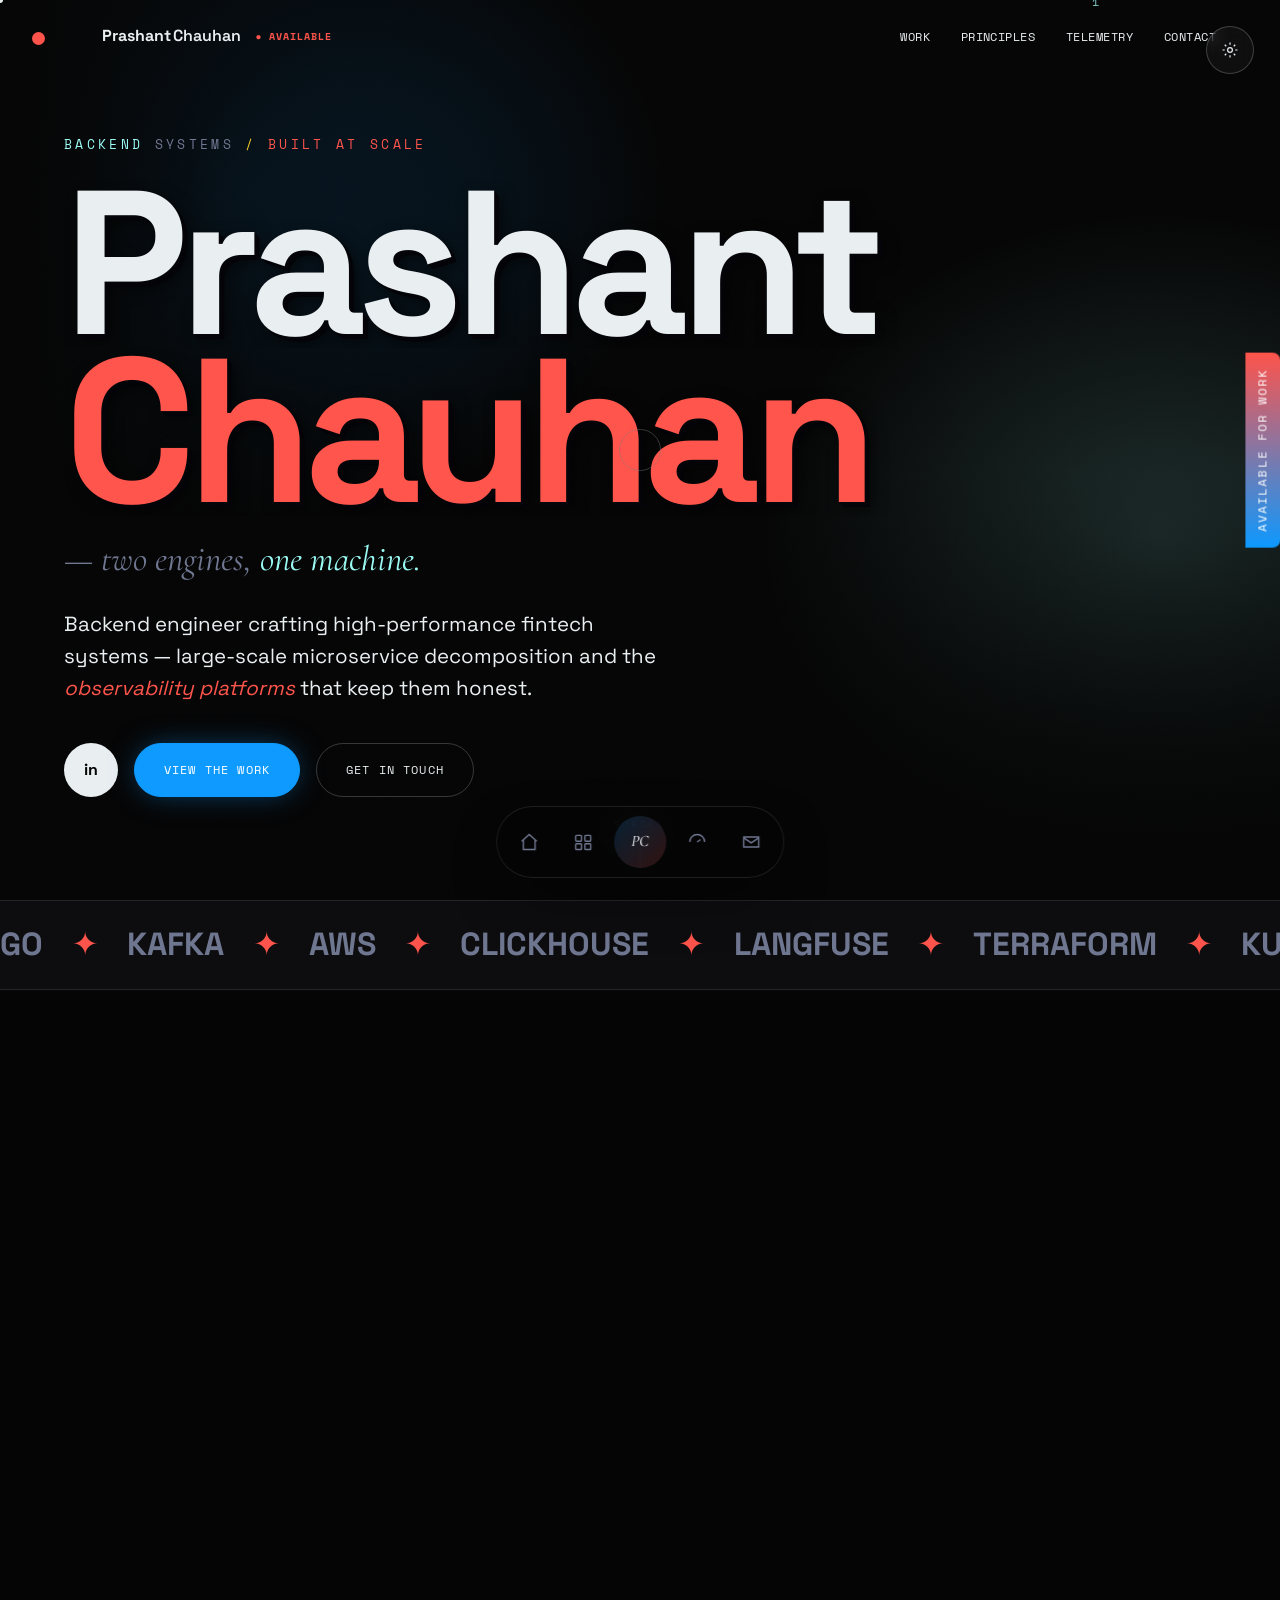
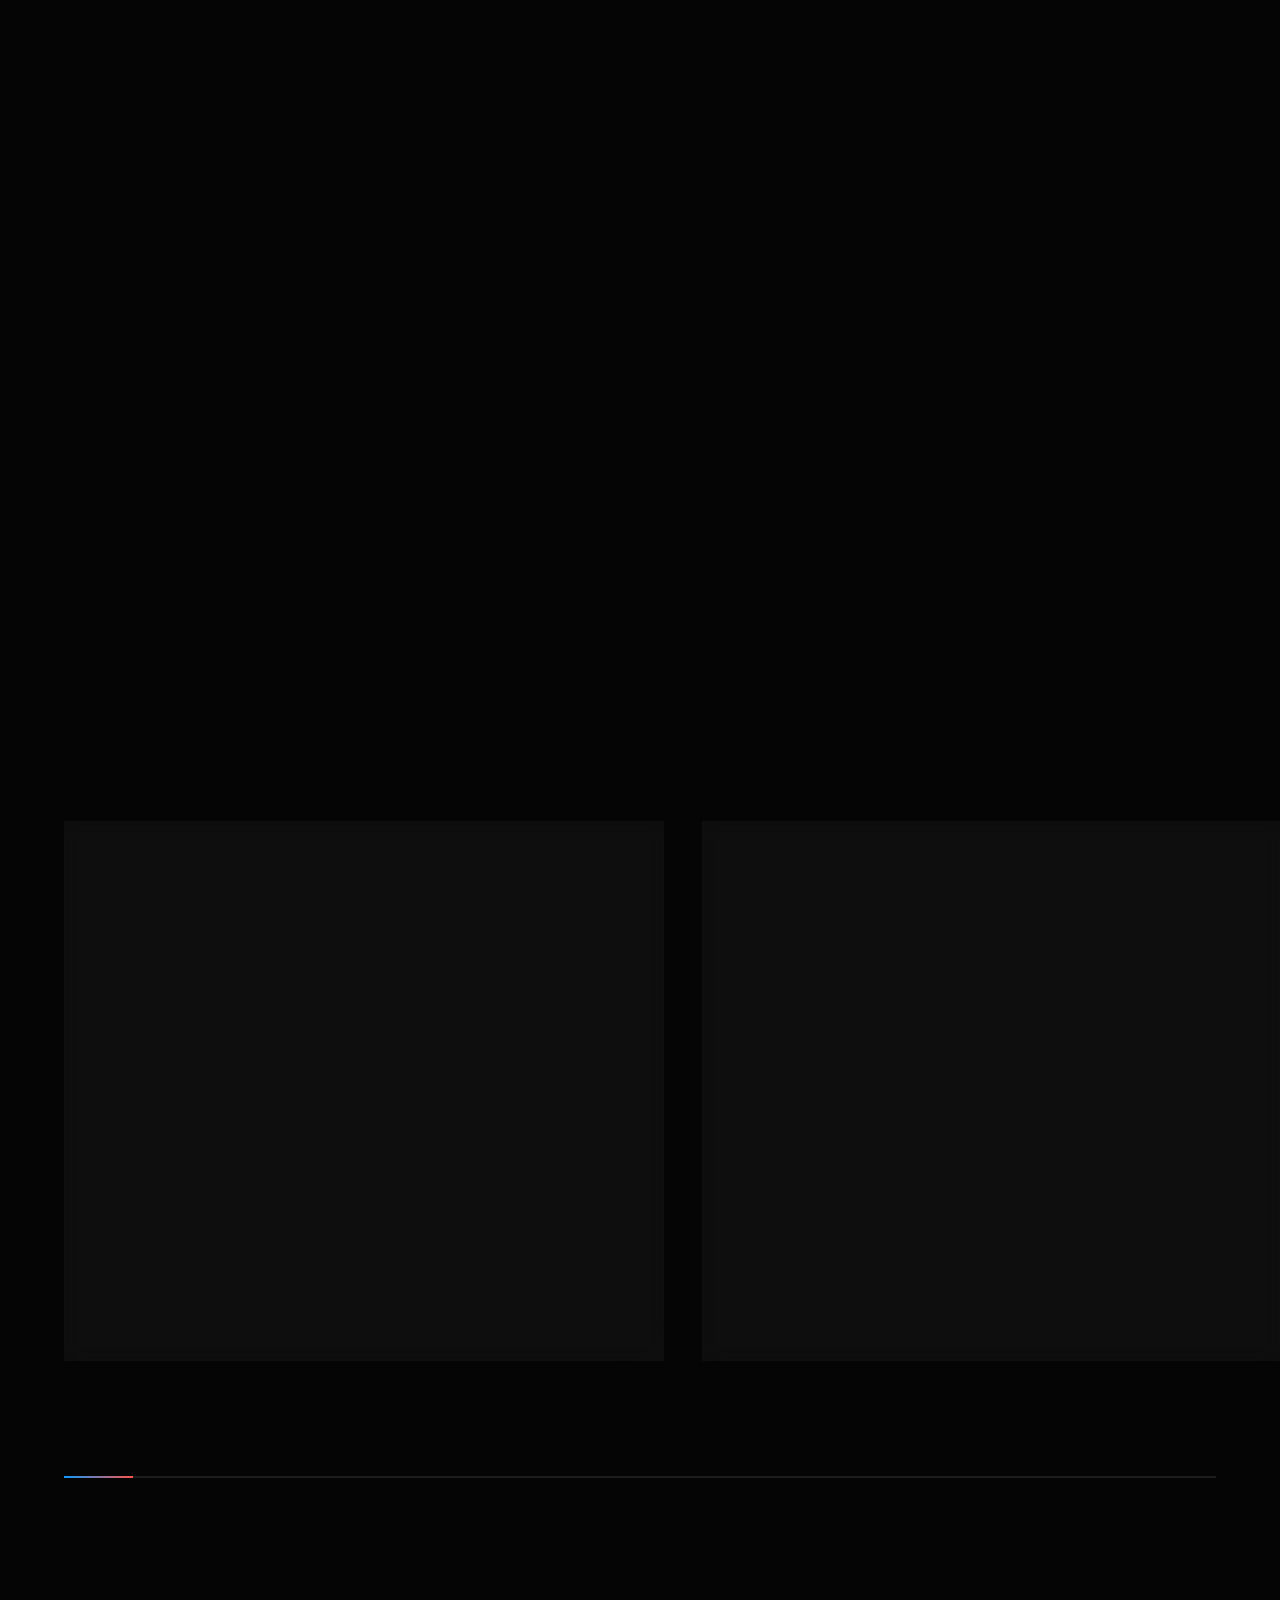
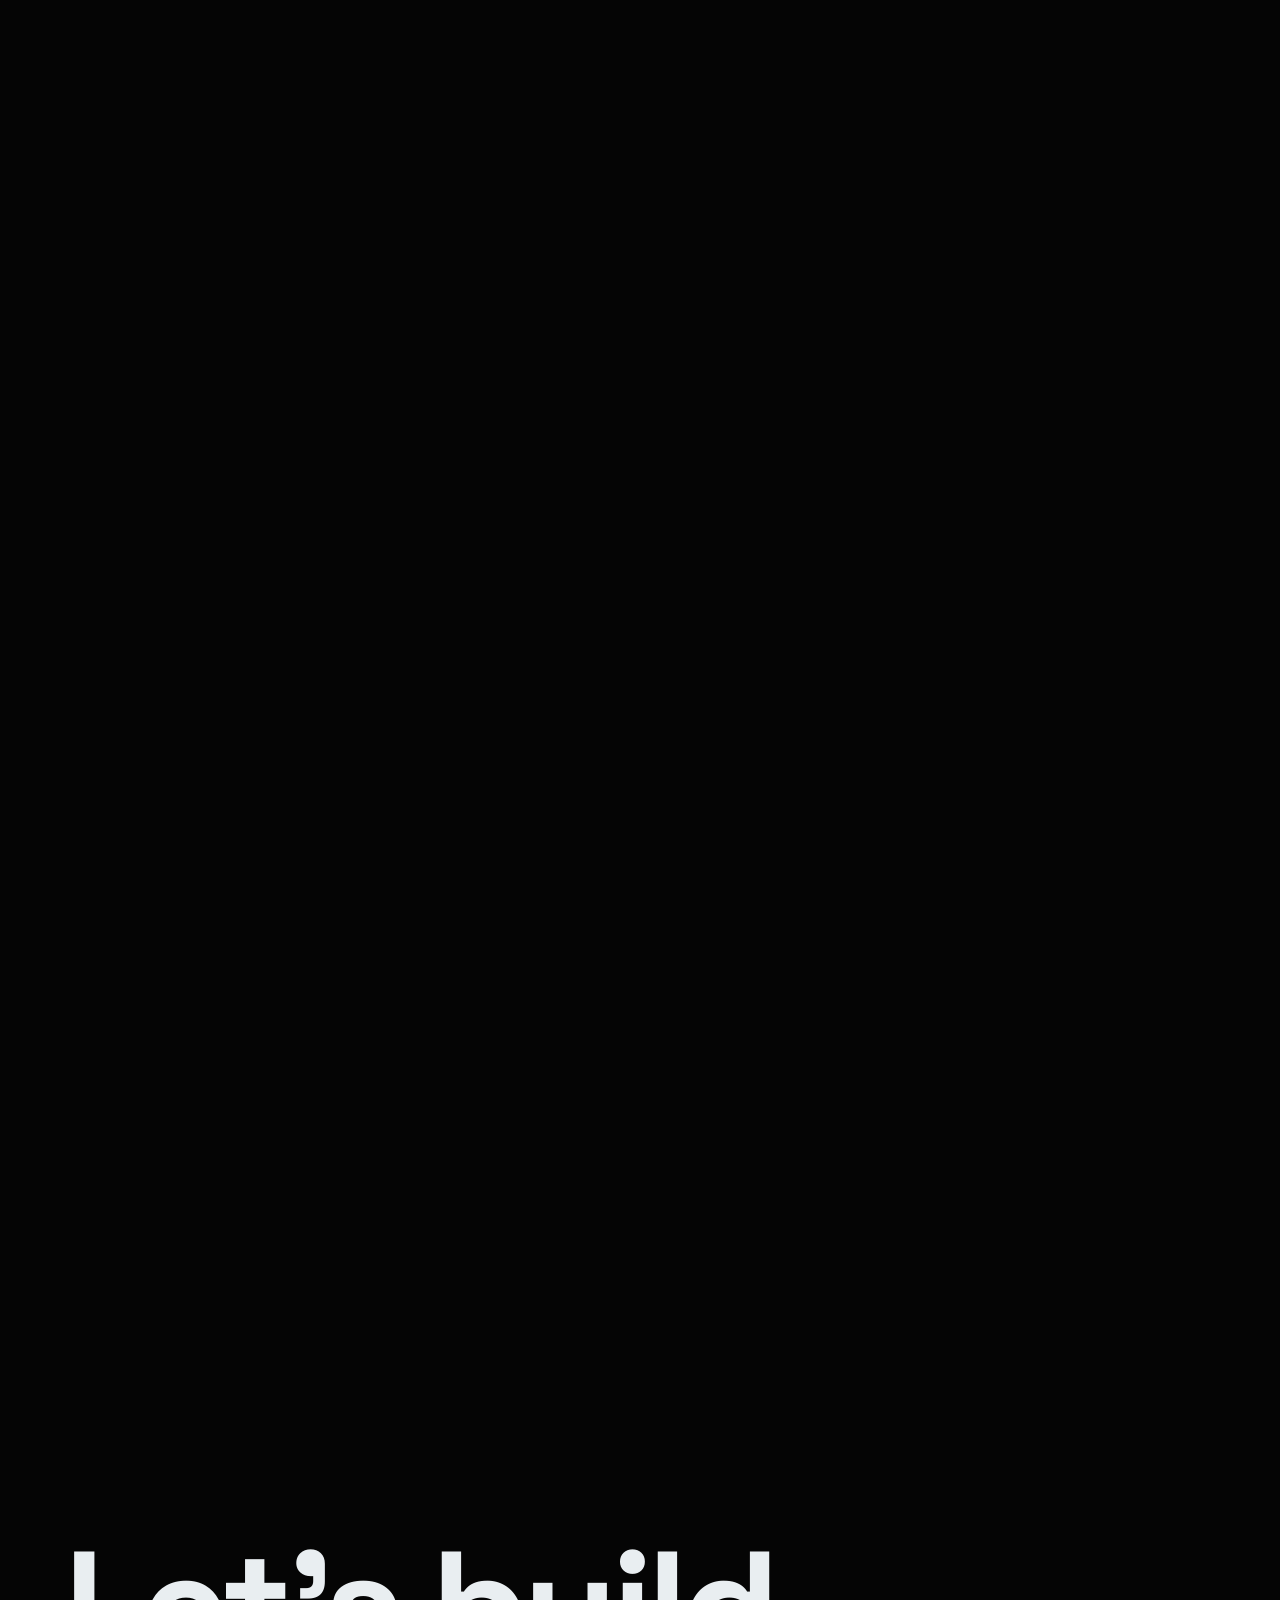
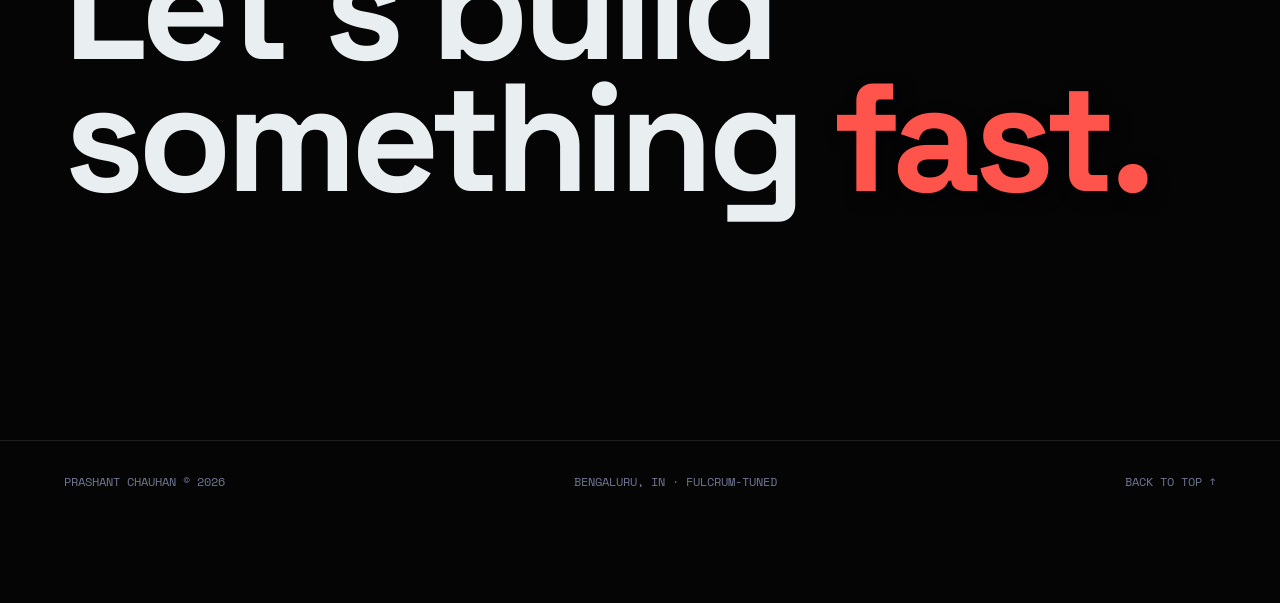
<file: fusion.html>
<!DOCTYPE html>
<html lang="en">
<head>
<meta charset="UTF-8" />
<meta name="viewport" content="width=device-width, initial-scale=1.0" />
<title>Prashant Chauhan — Backend Engineer · Systems at Scale</title>
<meta name="description" content="Prashant Chauhan — backend engineer. High-performance fintech systems, observability platforms, large-scale microservice decomposition." />
<link rel="preconnect" href="https://fonts.googleapis.com" />
<link rel="preconnect" href="https://fonts.gstatic.com" crossorigin />
<link href="https://fonts.googleapis.com/css2?family=Space+Grotesk:wght@400;500;600;700&family=Cormorant+Garamond:ital,wght@1,400;1,500&family=Space+Mono:wght@400;700&display=swap" rel="stylesheet" />
<link rel="stylesheet" href="fusion.css" />
</head>
<body>

<div class="noise" aria-hidden="true"></div>
<div class="cursor" id="cur" aria-hidden="true"></div>
<div class="cursor-dot" id="curDot" aria-hidden="true"></div>

<div class="loader" id="loader" aria-hidden="true">
  <div class="loader-mark" id="loaderMark">PC</div>
  <div class="loader-bar"><i id="loaderFill"></i></div>
  <div class="loader-pct" id="loaderPct">0%</div>
</div>

<div class="pulse-dot" aria-hidden="true"></div>
<button class="gear" id="gear" aria-label="Settings" data-cur="hover">
  <svg viewBox="0 0 24 24" width="18" height="18" fill="none" stroke="currentColor" stroke-width="1.6"><circle cx="12" cy="12" r="3.2"/><path d="M12 2v3M12 19v3M2 12h3M19 12h3M5 5l2 2M17 17l2 2M19 5l-2 2M7 17l-2 2"/></svg>
</button>
<a class="side-tab" href="#contact" data-cur="hover"><span>Available for work</span></a>
<div class="panel" id="panel" aria-hidden="true">
  <div class="panel-row"><span>Motion</span><button class="tgl on" id="tMotion" data-cur="hover"><i></i></button></div>
  <div class="panel-row"><span>Full screen</span><button class="tgl" id="tFull" data-cur="hover"><i></i></button></div>
  <div class="panel-note">⌥ fulcrum-tuned · blue × mint</div>
</div>

<header class="nav" id="nav">
  <a href="#top" class="logo" data-cur="hover"><b>Prashant</b>Chauhan<i class="status">● available</i></a>
  <nav class="menu">
    <a href="#work" data-cur="hover">Work</a>
    <a href="#principles" data-cur="hover">Principles</a>
    <a href="#telemetry" data-cur="hover">Telemetry</a>
    <a href="#contact" data-cur="hover">Contact</a>
  </nav>
</header>

<main id="top">

<!-- HERO -->
<section class="hero" id="hero">
  <canvas class="hero-rain" id="rain" aria-hidden="true"></canvas>
  <div class="hero-fade" aria-hidden="true"></div>
  <div class="hero-inner">
    <p class="eyebrow rv" data-rv="fade"><span class="b">BACKEND</span> SYSTEMS <span class="sep">/</span> <span class="c">BUILT AT SCALE</span></p>
    <h1 class="hero-type">
      <span class="row"><span class="up x3d">Prashant</span></span>
      <span class="row"><span class="up c x3d">Chauhan</span></span>
    </h1>
    <p class="hero-script rv" data-rv="up">— two engines, <em>one machine.</em></p>
    <p class="hero-lede rv" data-rv="up">Backend engineer crafting high-performance fintech systems — large-scale microservice decomposition and the <em>observability platforms</em> that keep them honest.</p>
    <div class="hero-cta rv" data-rv="up">
      <a class="icon-btn magnetic" href="https://www.linkedin.com/in/pacifich/" target="_blank" rel="noopener" data-cur="hover" aria-label="LinkedIn">in</a>
      <a class="pill magnetic" href="#work" data-cur="hover"><span>View the Work</span></a>
      <a class="pill ghost magnetic" href="#contact" data-cur="hover"><span>Get in touch</span></a>
    </div>
  </div>
  <a href="#work" class="scroll-cue" data-cur="hover"><span>SCROLL</span><i></i></a>
</section>

<!-- MARQUEE -->
<div class="strip" aria-hidden="true">
  <div class="strip-track" id="strip">
    <span>Go</span><i>✦</i><span>Kafka</span><i>✦</i><span>AWS</span><i>✦</i><span>ClickHouse</span><i>✦</i><span>Langfuse</span><i>✦</i><span>Terraform</span><i>✦</i><span>Kubernetes</span><i>✦</i><span>gRPC</span><i>✦</i><span>Elasticsearch</span><i>✦</i>
    <span>Go</span><i>✦</i><span>Kafka</span><i>✦</i><span>AWS</span><i>✦</i><span>ClickHouse</span><i>✦</i><span>Langfuse</span><i>✦</i><span>Terraform</span><i>✦</i><span>Kubernetes</span><i>✦</i><span>gRPC</span><i>✦</i><span>Elasticsearch</span><i>✦</i>
  </div>
</div>

<!-- TWO SIDES — interactive duel -->
<section class="duel" id="duel">
  <div class="duel-head">
    <span class="sec-tag rv" data-rv="fade">▚ TWO SIDES · ONE ENGINEER</span>
    <h2 class="sec-title rv" data-rv="up">Hover the <span class="ser">duel.</span></h2>
    <p class="sec-kicker rv" data-rv="up">Every system needs both instincts — sweep your cursor across each side.</p>
  </div>
  <div class="duel-stage rv" data-rv="up" id="duelStage">
    <img class="duel-img" src="assets/hero.jpg" alt="Two sides of the engineer" />
    <div class="dim left"></div><div class="dim right"></div>
    <div class="glow left"></div><div class="glow right"></div>
    <div class="duel-mid"></div>

    <div class="float-set left" aria-hidden="true">
      <div class="chip" style="top:13%; left:5%; --i:0"><pre>def process_user_data(uid):
  db.query(
    "SELECT * FROM accounts
     WHERE id = $1")</pre></div>
      <div class="chip" style="top:14%; left:34%; --i:2">{ "service": "x-account-statements" }</div>
      <div class="chip" style="top:39%; left:6%; --i:1"><b>schema · accounts</b><span>id · merchant_id · balance · created_at</span></div>
      <div class="chip" style="top:45%; left:32%; --i:3">37M+ rows · zero downtime</div>
    </div>
    <div class="float-set right" aria-hidden="true">
      <div class="chip" style="top:13%; right:6%; --i:0"><b>docker</b><span>build → push → registry</span></div>
      <div class="chip" style="top:15%; right:34%; --i:2">kubectl rollout status ✓</div>
      <div class="chip" style="top:38%; right:5%; --i:1"><b>CI / CD</b><span>build → test → deploy → prod</span></div>
      <div class="chip" style="top:45%; right:30%; --i:3">AWS EKS · K8s · 99.9% uptime</div>
    </div>

    <span class="persona-tag l">The Architect</span>
    <span class="persona-tag r">The Operator</span>

    <button class="duel-zone left" data-side="left" data-cur="hover" aria-label="Reveal The Architect"></button>
    <button class="duel-zone right" data-side="right" data-cur="hover" aria-label="Reveal The Operator"></button>

    <div class="persona p-left">
      <span class="persona-eyebrow">BLUE CORE</span>
      <h3 class="persona-title">The Architect</h3>
      <p class="persona-sub">Cold. Precise. Built to last.</p>
      <ul class="persona-list">
        <li><b>Systems decomposition</b> — monolith → microservices; 37M+ records, zero downtime</li>
        <li><b>Observability &amp; reliability</b> — Langfuse + ClickHouse; 99.9% uptime; 95%+ tests</li>
        <li><b>Correctness at scale</b> — reconciliation 20%→90%; read/write DB segregation</li>
      </ul>
    </div>
    <div class="persona p-right">
      <span class="persona-eyebrow">FIRE CORE</span>
      <h3 class="persona-title">The Operator</h3>
      <p class="persona-sub">Fast. Driven. Ships &amp; owns.</p>
      <ul class="persona-list">
        <li><b>Ship &amp; iterate</b> — TDS across 8 repos, spec → UAT</li>
        <li><b>End-to-end ownership</b> — design → rollout → Edge/Kong → on-call</li>
        <li><b>Cross-service impact</b> — payments, payouts &amp; bank onboarding at scale</li>
      </ul>
    </div>
    <div class="duel-hint"><span class="b">◄ Architect</span><span>· hover ·</span><span class="c">Operator ►</span></div>
  </div>
</section>

<!-- SIGNATURE BUILDS — horizontal pinned gallery (from index #work) -->
<section class="work" id="work">
  <div class="work-head">
    <span class="sec-tag rv" data-rv="fade">(01) — Selected work</span>
    <h2 class="sec-title rv" data-rv="up">Signature <span class="ser">builds.</span></h2>
    <p class="sec-kicker rv" data-rv="up">Each one shipped, measured and running. <span class="hint">Scroll →</span></p>
  </div>
  <div class="work-pin" id="workPin">
    <div class="work-sticky">
      <div class="work-track" id="workTrack">
        <article class="build" data-cur="hover">
          <div class="build-no">MODEL 01</div>
          <div class="build-tag b">Owner · Live in production</div>
          <h3 class="build-title">Self-Hosted LLM<br/>Observability Platform</h3>
          <p class="build-desc">Owned and shipped Razorpay's self-hosted <strong>Langfuse + ClickHouse</strong> platform — POC through architecture &amp; cost approvals to a full AWS&nbsp;EKS deployment.</p>
          <div class="build-metrics"><span><b>~1/5</b> cost vs enterprise</span><span><b>6+</b> AI products</span></div>
          <div class="build-tech">Langfuse · ClickHouse · AWS EKS · Terraform · Helm</div>
        </article>
        <article class="build" data-cur="hover">
          <div class="build-no">MODEL 02</div>
          <div class="build-tag c">End-to-end · 8 repos</div>
          <h3 class="build-title">TDS for Business<br/>Banking Payouts</h3>
          <p class="build-desc">Led design &amp; backend across <strong>eight services</strong> — tax-compliance, payouts, CFA, API, authz — plus Edge/Kong onboarding.</p>
          <div class="build-metrics"><span><b>8</b> repos</span><span><b>spec → UAT</b></span></div>
          <div class="build-tech">Go · gRPC · Kong · Terraform · vishnu</div>
        </article>
        <article class="build" data-cur="hover">
          <div class="build-no">MODEL 03</div>
          <div class="build-tag b">Core contributor</div>
          <h3 class="build-title">Account-Statements<br/>Decomposition</h3>
          <p class="build-desc">Pulled account statements out of the monolith into Go — <strong>37M+ records migrated, zero downtime</strong>, 100% traffic cutoff, read/write DB segregation.</p>
          <div class="build-metrics"><span><b>37M+</b> records</span><span><b>0</b> downtime</span></div>
          <div class="build-tech">Go · MySQL · Elasticsearch · Airflow</div>
        </article>
        <article class="build" data-cur="hover">
          <div class="build-no">MODEL 04</div>
          <div class="build-tag c">Reliability</div>
          <h3 class="build-title">Reconciliation<br/>Overhaul</h3>
          <p class="build-desc">Re-architected reconciliation across <strong>RBL, Yes Bank &amp; IDFC</strong> — lifting the recon rate from <strong>20% to 90%</strong>.</p>
          <div class="build-metrics"><span><b>20→90%</b> recon</span><span><b>3</b> banks</span></div>
          <div class="build-tech">Reporting · facts-table · PHP/Scala/Python</div>
        </article>
        <article class="build" data-cur="hover">
          <div class="build-no">MODEL 05</div>
          <div class="build-tag b">Internal SDK</div>
          <h3 class="build-title">Polyglot PII<br/>Redaction SDK</h3>
          <p class="build-desc">An internal PII masking SDK across <strong>five languages</strong> using Microsoft Presidio (NER + regex) — defense-in-depth for LLM traces.</p>
          <div class="build-metrics"><span><b>5</b> languages</span><span><b>4</b> layers</span></div>
          <div class="build-tech">Go · Python · TS · Ruby · Java · Presidio</div>
        </article>
        <a class="work-end" href="#contact" data-cur="hover"><span class="work-end-l">FULL DOSSIER</span><span class="work-end-t">Let's talk →</span></a>
      </div>
      <div class="work-rail" aria-hidden="true"><span id="workProg"></span></div>
    </div>
  </div>
</section>

<!-- PRINCIPLES -->
<section class="principles" id="principles">
  <div class="sec-head">
    <span class="sec-tag rv" data-rv="fade">(02) — How I build</span>
    <h2 class="sec-title rv" data-rv="up">Core <span class="ser">principles.</span></h2>
  </div>
  <div class="cards">
    <article class="card rv" data-rv="up" data-cur="hover"><span class="card-ghost">01</span><div class="card-ic b"><svg viewBox="0 0 24 24" width="22" height="22" fill="none" stroke="currentColor" stroke-width="1.6"><path d="M12 2l8 4v6c0 5-3.5 8-8 10-4.5-2-8-5-8-10V6z"/></svg></div><h3>Built to last</h3><p>Observed, tested and engineered to survive production at scale — correctness over shortcuts.</p></article>
    <article class="card rv" data-rv="up" data-cur="hover"><span class="card-ghost">02</span><div class="card-ic c"><svg viewBox="0 0 24 24" width="22" height="22" fill="none" stroke="currentColor" stroke-width="1.6"><path d="M13 2L4 14h6l-1 8 9-12h-6z"/></svg></div><h3>Ship &amp; learn</h3><p>Move fast to learn, then harden the version that lasts. The spike informs the system.</p></article>
    <article class="card rv" data-rv="up" data-cur="hover"><span class="card-ghost">03</span><div class="card-ic b"><svg viewBox="0 0 24 24" width="22" height="22" fill="none" stroke="currentColor" stroke-width="1.6"><circle cx="12" cy="12" r="9"/><circle cx="12" cy="12" r="4.5"/><circle cx="12" cy="12" r="1"/></svg></div><h3>Own the outcome</h3><p>End-to-end ownership — from tech spec to on-call. The work isn't done until it's running.</p></article>
  </div>
</section>

<!-- TELEMETRY (gauge + counters) -->
<section class="telemetry" id="telemetry">
  <div class="sec-head">
    <span class="sec-tag rv" data-rv="fade">(03) — Performance figures</span>
    <h2 class="sec-title rv" data-rv="up">Measured in <span class="ser">production.</span></h2>
  </div>
  <div class="tele-wrap">
    <div class="gauge-wrap rv" data-rv="up">
      <svg class="gauge" viewBox="0 0 320 200" id="gauge">
        <path class="gauge-track" d="M 30 180 A 130 130 0 0 1 290 180" />
        <path class="gauge-fill" id="gaugeFill" d="M 30 180 A 130 130 0 0 1 290 180" />
        <line class="gauge-needle" id="gaugeNeedle" x1="160" y1="180" x2="160" y2="70" />
        <circle class="gauge-hub" cx="160" cy="180" r="7" />
      </svg>
      <div class="gauge-read"><span class="count" data-to="99.9" data-dec="1" data-suf="%">0.0%</span><i>platform uptime</i></div>
    </div>
    <div class="stats">
      <div class="stat rv" data-rv="up"><b><span class="count" data-to="37" data-suf="M+">0</span></b><span>records migrated · zero downtime</span></div>
      <div class="stat rv" data-rv="up"><b>20→<span class="count" data-to="90" data-suf="%">0</span></b><span>reconciliation rate</span></div>
      <div class="stat rv" data-rv="up"><b><span class="count" data-to="8">0</span></b><span>repos · one delivery (TDS)</span></div>
      <div class="stat rv" data-rv="up"><b><span class="count" data-to="5">0</span></b><span>languages · one SDK</span></div>
    </div>
  </div>
</section>

<!-- CONTACT -->
<section class="contact" id="contact">
  <span class="sec-tag rv" data-rv="fade">(04) — Contact</span>
  <h2 class="contact-type">Let's build<br/>something <span class="c x3d">fast.</span></h2>
  <div class="contact-links rv" data-rv="up">
    <a class="pill magnetic" href="mailto:chnpr2318@gmail.com" data-cur="hover"><span>chnpr2318@gmail.com</span></a>
    <a class="pill ghost magnetic" href="https://www.linkedin.com/in/pacifich/" target="_blank" rel="noopener" data-cur="hover"><span>LinkedIn ↗</span></a>
    <a class="pill ghost magnetic" href="https://github.com/pacifich" target="_blank" rel="noopener" data-cur="hover"><span>GitHub ↗</span></a>
  </div>
</section>
</main>

<footer class="foot">
  <span>Prashant Chauhan © <span id="yr"></span></span>
  <span class="foot-mid">Bengaluru, IN · Fulcrum-tuned</span>
  <a href="#top" data-cur="hover">Back to top ↑</a>
</footer>

<nav class="dock" id="dock" aria-label="Quick nav">
  <a href="#top" class="dock-i" data-tip="Home" data-cur="hover"><svg viewBox="0 0 24 24" width="20" height="20" fill="none" stroke="currentColor" stroke-width="1.7"><path d="M3 11l9-8 9 8M5 9.5V21h14V9.5"/></svg></a>
  <a href="#work" class="dock-i" data-tip="Work" data-cur="hover"><svg viewBox="0 0 24 24" width="20" height="20" fill="none" stroke="currentColor" stroke-width="1.7"><rect x="3" y="4" width="7" height="7" rx="1"/><rect x="14" y="4" width="7" height="7" rx="1"/><rect x="3" y="14" width="7" height="7" rx="1"/><rect x="14" y="14" width="7" height="7" rx="1"/></svg></a>
  <a href="#top" class="dock-i dock-logo" data-tip="Prashant Chauhan" data-cur="hover">PC</a>
  <a href="#telemetry" class="dock-i" data-tip="Telemetry" data-cur="hover"><svg viewBox="0 0 24 24" width="20" height="20" fill="none" stroke="currentColor" stroke-width="1.7"><path d="M3 12a9 9 0 0 1 18 0"/><line x1="12" y1="12" x2="16" y2="9"/></svg></a>
  <a href="#contact" class="dock-i" data-tip="Contact" data-cur="hover"><svg viewBox="0 0 24 24" width="20" height="20" fill="none" stroke="currentColor" stroke-width="1.7"><path d="M3 6h18v12H3z"/><path d="M3 7l9 6 9-6"/></svg></a>
</nav>

<script src="fusion.js"></script>
</body>
</html>
</file>
<file: styles.css>
/* =========================================================
   PRASHANT CHAUHAN — Portfolio  (v2 · cinematic)
   "Precision engineering as haute couture"
   ========================================================= */

:root{
  --bg:#070910;
  --bg-2:#0B0E16;
  --panel:#0F131D;
  --panel-2:#131826;
  --ink:#ECEEF4;
  --muted:#929BB0;
  --faint:rgba(236,238,244,.09);
  --hair:rgba(236,238,244,.14);
  --blue:#2F5DFF;
  --blue-2:#83A9FF;
  --blue-deep:#15214A;
  --gold:#C9A769;
  --accent:rgba(47,93,255,.16);
  --serif:'Cormorant Garamond', Georgia, serif;
  --sans:'Hanken Grotesk', -apple-system, system-ui, sans-serif;
  --mono:'JetBrains Mono', ui-monospace, monospace;
  --ease:cubic-bezier(.22,1,.36,1);
  --ease-2:cubic-bezier(.16,1,.3,1);
  --back:cubic-bezier(.34,1.56,.64,1);
  --pad:clamp(1.25rem,5vw,7rem);
}

*{ margin:0; padding:0; box-sizing:border-box; }
html{ scroll-behavior:smooth; -webkit-font-smoothing:antialiased; text-rendering:optimizeLegibility; }
body{ background:var(--bg); color:var(--ink); font-family:var(--sans); line-height:1.6; overflow-x:hidden; cursor:none; }
@media (hover:none){ body{ cursor:auto; } }
a{ color:inherit; text-decoration:none; }
em{ font-style:italic; }
::selection{ background:var(--blue); color:#fff; }
main{ position:relative; z-index:1; }

/* ---------- atmosphere ---------- */
.bg-shift{ position:fixed; inset:0; z-index:0; pointer-events:none;
  background:radial-gradient(55vw 55vw at var(--ax,72%) 14%, var(--accent), transparent 68%);
  transition:background 1.4s var(--ease); }
.cursor-aura{ position:fixed; top:0; left:0; width:560px; height:560px; z-index:0; pointer-events:none;
  border-radius:50%; transform:translate(-50%,-50%);
  background:radial-gradient(circle, rgba(131,169,255,.10), transparent 62%); filter:blur(16px); opacity:0; transition:opacity .6s; }
.grain{ position:fixed; inset:-50%; z-index:3; pointer-events:none; opacity:.05; mix-blend-mode:overlay;
  background-image:url("data:image/svg+xml,%3Csvg xmlns='http://www.w3.org/2000/svg' width='160' height='160'%3E%3Cfilter id='n'%3E%3CfeTurbulence type='fractalNoise' baseFrequency='.85' numOctaves='3'/%3E%3C/filter%3E%3Crect width='100%25' height='100%25' filter='url(%23n)'/%3E%3C/svg%3E");
  animation:grain 7s steps(6) infinite; }
@keyframes grain{ 0%{transform:translate(0,0)} 20%{transform:translate(-4%,3%)} 40%{transform:translate(3%,-2%)} 60%{transform:translate(-2%,4%)} 80%{transform:translate(4%,-3%)} 100%{transform:translate(0,0)} }
.vignette{ position:fixed; inset:0; z-index:3; pointer-events:none; background:radial-gradient(120% 90% at 50% 0%, transparent 55%, rgba(0,0,0,.55) 100%); }

/* ---------- scroll progress ---------- */
.scroll-progress{ position:fixed; top:0; left:0; right:0; height:2px; z-index:120; }
.scroll-progress span{ display:block; height:100%; width:0; background:linear-gradient(90deg,var(--blue),var(--blue-2),var(--gold)); box-shadow:0 0 14px var(--blue); }

/* ---------- custom cursor ---------- */
.cursor{ position:fixed; top:0; left:0; width:38px; height:38px; border:1px solid rgba(236,238,244,.5); border-radius:50%; z-index:200; pointer-events:none; transform:translate(-50%,-50%); display:grid; place-items:center;
  transition:width .35s var(--back), height .35s var(--back), border-color .3s, background .3s; mix-blend-mode:difference; }
.cursor-dot{ position:fixed; top:0; left:0; width:5px; height:5px; background:var(--ink); border-radius:50%; z-index:201; pointer-events:none; transform:translate(-50%,-50%); }
.cursor-label{ font-family:var(--mono); font-size:9px; letter-spacing:.18em; color:var(--blue-2); opacity:0; transition:opacity .3s; }
.cursor.is-hover{ width:62px; height:62px; background:rgba(131,169,255,.12); border-color:var(--blue-2); }
.cursor.is-view{ width:104px; height:104px; background:rgba(47,93,255,.18); border-color:transparent; mix-blend-mode:normal; }
.cursor.is-view .cursor-label{ opacity:1; }
@media (hover:none){ .cursor,.cursor-dot,.cursor-aura{ display:none; } }

/* ---------- preloader ---------- */
.preloader{ position:fixed; inset:0; z-index:300; background:var(--bg); display:flex; align-items:center; justify-content:center; transition:transform 1s var(--ease-2) .15s; }
.preloader.done{ transform:translateY(-101%); }
.pre-inner{ width:min(78vw,640px); text-align:center; }
.pre-monogram{ font-family:var(--serif); font-size:clamp(3rem,9vw,7rem); font-weight:500; letter-spacing:.04em; }
.pre-monogram span{ display:inline-block; opacity:0; transform:translateY(26px) rotate(8deg); animation:preIn .8s var(--back) forwards; }
.pre-monogram span:nth-child(2){ animation-delay:.12s; color:var(--blue-2); }
@keyframes preIn{ to{opacity:1; transform:none;} }
.pre-line{ height:1px; background:var(--faint); margin:1.6rem 0 1rem; overflow:hidden; }
.pre-line span{ display:block; height:100%; width:0; background:linear-gradient(90deg,var(--blue),var(--gold)); }
.pre-meta{ display:flex; justify-content:space-between; font-family:var(--mono); font-size:.7rem; letter-spacing:.25em; color:var(--muted); }
.pre-count{ color:var(--gold); }

/* ---------- side rail ---------- */
.rail{ position:fixed; right:clamp(.8rem,2vw,1.8rem); top:50%; transform:translateY(-50%); z-index:90; display:flex; flex-direction:column; gap:1.1rem; }
.rail a{ position:relative; display:block; }
.rail a i{ display:block; width:9px; height:9px; border:1px solid var(--hair); border-radius:50%; transition:.4s var(--back); }
.rail a.active i{ background:var(--gold); border-color:var(--gold); transform:scale(1.25); box-shadow:0 0 12px var(--gold); }
.rail a::after{ content:attr(data-label); position:absolute; right:24px; top:50%; transform:translateY(-50%) translateX(8px); white-space:nowrap; font-family:var(--mono); font-size:.62rem; letter-spacing:.16em; text-transform:uppercase; color:var(--muted); opacity:0; transition:.35s var(--ease); pointer-events:none; }
.rail a:hover::after{ opacity:1; transform:translateY(-50%) translateX(0); }
.rail a:hover i{ border-color:var(--blue-2); }
@media (max-width:900px){ .rail{ display:none; } }

/* ---------- nav ---------- */
.nav{ position:fixed; top:0; left:0; right:0; z-index:100; display:flex; align-items:center; justify-content:space-between; padding:1.5rem var(--pad); transition:padding .4s var(--ease), background .4s, backdrop-filter .4s, border-color .4s; border-bottom:1px solid transparent; }
.nav.scrolled{ padding:.9rem var(--pad); background:rgba(7,9,16,.72); backdrop-filter:blur(14px) saturate(140%); border-bottom:1px solid var(--faint); }
.brand{ display:flex; align-items:center; gap:.7rem; }
.brand-mark{ font-family:var(--serif); font-weight:600; font-size:1.35rem; width:38px; height:38px; display:grid; place-items:center; border:1px solid var(--hair); border-radius:50%; transition:.5s var(--ease); }
.brand:hover .brand-mark{ background:var(--blue); border-color:var(--blue); color:#fff; transform:rotate(360deg); }
.brand-name{ font-family:var(--mono); font-size:.72rem; letter-spacing:.22em; text-transform:uppercase; color:var(--muted); }
.nav-links{ display:flex; gap:2.2rem; }
.nav-links a{ position:relative; font-size:.82rem; color:var(--muted); transition:color .3s; }
.nav-links a::before{ content:attr(data-num); font-family:var(--mono); font-size:.55rem; color:var(--gold); position:absolute; top:-.7em; left:-.2em; opacity:0; transform:translateY(4px); transition:.3s var(--ease); }
.nav-links a::after{ content:""; position:absolute; left:0; bottom:-6px; height:1px; width:0; background:var(--blue-2); transition:width .35s var(--ease); }
.nav-links a:hover{ color:var(--ink); }
.nav-links a:hover::before{ opacity:1; transform:none; }
.nav-links a:hover::after{ width:100%; }
.nav-cta{ position:relative; font-family:var(--mono); font-size:.72rem; letter-spacing:.18em; text-transform:uppercase; padding:.7rem 1.3rem; border:1px solid var(--hair); border-radius:40px; overflow:hidden; transition:color .4s; }
.nav-cta span{ position:relative; z-index:2; }
.nav-cta::after{ content:""; position:absolute; inset:0; background:var(--blue); transform:translateY(101%); transition:transform .4s var(--ease); z-index:1; }
.nav-cta:hover{ color:#fff; }
.nav-cta:hover::after{ transform:none; }
.nav-burger{ display:none; background:none; border:0; flex-direction:column; gap:5px; cursor:none; }
.nav-burger span{ width:26px; height:1.5px; background:var(--ink); transition:.3s var(--ease); }

/* ---------- buttons ---------- */
.btn{ position:relative; display:inline-flex; align-items:center; justify-content:center; padding:1rem 2rem; border-radius:46px; font-size:.85rem; letter-spacing:.04em; overflow:hidden; will-change:transform; }
.btn span{ position:relative; z-index:2; transition:color .4s; }
.btn-primary{ background:var(--blue); color:#fff; }
.btn-primary::after{ content:""; position:absolute; inset:0; background:linear-gradient(90deg,var(--blue-2),var(--gold)); transform:translateX(-101%); transition:transform .5s var(--ease); }
.btn-primary:hover::after{ transform:none; }
.btn-primary:hover span{ color:#0b0b0b; }
.btn-ghost{ border:1px solid var(--hair); color:var(--ink); }
.btn-ghost::after{ content:""; position:absolute; inset:0; background:var(--ink); transform:translateY(101%); transition:transform .45s var(--ease); }
.btn-ghost:hover span{ color:var(--bg); }
.btn-ghost:hover::after{ transform:none; }

/* =========================================================
   REVEAL SYSTEM
   ========================================================= */
.reveal,[data-reveal]{ transition:opacity .9s var(--ease), transform 1s var(--ease), filter .9s var(--ease), clip-path 1.1s var(--ease-2); will-change:opacity, transform; }
[data-reveal="fade"]{ opacity:0; }
[data-reveal="fade-up"]{ opacity:0; transform:translateY(46px); }
[data-reveal="fade-left"]{ opacity:0; transform:translateX(-50px); }
[data-reveal="fade-right"]{ opacity:0; transform:translateX(50px); }
[data-reveal="scale"]{ opacity:0; transform:scale(.9); }
[data-reveal="blur"]{ opacity:0; filter:blur(14px); }
[data-reveal="wipe"]{ clip-path:inset(0 102% 0 -2%); }
.in-view[data-reveal]{ opacity:1; transform:none; filter:none; }
.in-view[data-reveal="wipe"]{ clip-path:inset(0 -2% 0 -2%); }

.telemetry .reveal{ transition-delay:calc(var(--i,0)*.06s); }
.cap-grid .reveal{ transition-delay:calc(var(--i,0)*.08s); }
.focus-list .reveal{ transition-delay:calc(var(--i,0)*.08s); }
.hero .reveal{ transition-delay:calc(.2s + var(--i,0)*.1s); }

/* char split */
.char{ display:inline-block; }
.hero-title .char{ transform:translateY(118%) rotate(6deg); opacity:0; transition:transform 1.05s var(--ease-2), opacity .8s var(--ease); transition-delay:calc(.3s + var(--ci,0)*.04s); will-change:transform; }
.hero-title .line.in-view .char{ transform:none; opacity:1; }

/* =========================================================
   HERO
   ========================================================= */
.hero{ position:relative; min-height:100svh; display:flex; flex-direction:column; justify-content:center; padding:8rem var(--pad) 3rem; overflow:hidden; }
.hero-canvas{ position:absolute; inset:0; width:100%; height:100%; z-index:0; opacity:.85; }
.hero-glow{ position:absolute; z-index:0; width:70vw; height:70vw; left:55%; top:-12%; border-radius:50%; background:radial-gradient(circle, rgba(47,93,255,.28), transparent 60%); filter:blur(30px); animation:drift 16s var(--ease) infinite alternate; }
@keyframes drift{ from{ transform:translate(-10%,0) scale(1);} to{ transform:translate(8%,8%) scale(1.15);} }
.hero-grid{ position:absolute; inset:0; z-index:0; opacity:.5; background-image:linear-gradient(var(--faint) 1px,transparent 1px),linear-gradient(90deg,var(--faint) 1px,transparent 1px); background-size:64px 64px; mask-image:radial-gradient(120% 90% at 30% 30%, #000 30%, transparent 78%); }
.hero-ring{ position:absolute; z-index:0; right:-12vw; top:50%; width:46vw; height:46vw; border-radius:50%; transform:translateY(-50%); border:1px solid var(--faint); }
.hero-ring::before,.hero-ring::after{ content:""; position:absolute; inset:12%; border-radius:50%; border:1px solid var(--faint); }
.hero-ring::after{ inset:26%; border-style:dashed; border-color:rgba(131,169,255,.18); animation:spin 60s linear infinite; }
@keyframes spin{ to{ transform:rotate(360deg);} }
.hero-inner{ position:relative; z-index:2; max-width:1100px; transform-style:preserve-3d; }
.hero-eyebrow{ font-family:var(--mono); font-size:.72rem; letter-spacing:.28em; color:var(--muted); display:flex; align-items:center; gap:.8rem; margin-bottom:2rem; }
.tick{ width:8px; height:8px; border-radius:50%; background:var(--gold); animation:pulse 2.4s infinite; }
@keyframes pulse{ 0%{box-shadow:0 0 0 0 rgba(201,167,105,.5);} 70%{box-shadow:0 0 0 12px rgba(201,167,105,0);} 100%{box-shadow:0 0 0 0 rgba(201,167,105,0);} }
.hero-title{ font-family:var(--serif); font-weight:400; line-height:.9; letter-spacing:-.01em; font-size:clamp(3.6rem,15.5vw,16rem); }
.hero-title .line{ display:block; overflow:hidden; }
.hero-title .line-outline .char{ color:transparent; -webkit-text-stroke:1.3px var(--blue-2); }
.hero-sub{ display:flex; flex-wrap:wrap; align-items:baseline; gap:.6rem 1rem; margin-top:1.6rem; }
.hero-role{ font-size:clamp(1.05rem,2.4vw,1.55rem); font-weight:500; }
.hero-at{ font-family:var(--mono); font-size:.85rem; letter-spacing:.16em; color:var(--blue-2); text-transform:uppercase; }
.hero-lede{ max-width:62ch; margin-top:1.6rem; font-size:clamp(1rem,1.5vw,1.18rem); color:var(--muted); }
.hero-lede .hl{ color:var(--ink); }
.hero-actions{ display:flex; flex-wrap:wrap; gap:1rem; margin-top:2.6rem; }
.hero-foot{ position:relative; z-index:2; display:flex; align-items:flex-end; justify-content:space-between; margin-top:auto; padding-top:3rem; gap:2rem; flex-wrap:wrap; }
.hero-rotator{ font-family:var(--mono); font-size:.74rem; letter-spacing:.12em; color:var(--muted); }
.rotator-label{ display:block; color:var(--gold); margin-bottom:.4rem; letter-spacing:.24em; }
.rotator{ color:var(--ink); }
.scroll-cue{ display:flex; align-items:center; gap:.8rem; font-family:var(--mono); font-size:.66rem; letter-spacing:.28em; color:var(--muted); }
.scroll-cue i{ width:30px; height:30px; border:1px solid var(--hair); border-radius:50%; position:relative; }
.scroll-cue i::after{ content:""; position:absolute; left:50%; top:8px; width:1px; height:8px; background:var(--ink); transform:translateX(-50%); animation:cue 1.6s var(--ease) infinite; }
@keyframes cue{ 0%{opacity:0; transform:translate(-50%,-6px);} 40%{opacity:1;} 100%{opacity:0; transform:translate(-50%,10px);} }

/* ---------- marquee ---------- */
.marquee{ border-top:1px solid var(--faint); border-bottom:1px solid var(--faint); padding:1.4rem 0; overflow:hidden; background:var(--bg-2); position:relative; z-index:1; }
.marquee-track{ display:inline-flex; align-items:center; gap:2rem; white-space:nowrap; font-family:var(--serif); font-size:clamp(1.4rem,3vw,2.4rem); color:var(--muted); animation:scroll-x 28s linear infinite; transition:transform .3s ease-out; }
.marquee-track span{ font-style:italic; }
.marquee-track b{ color:var(--gold); }
@keyframes scroll-x{ to{ transform:translateX(-50%); } }

/* =========================================================
   SECTIONS shared
   ========================================================= */
.section{ position:relative; padding:clamp(5rem,11vh,11rem) var(--pad); z-index:1; }
.section-head{ max-width:760px; margin-bottom:clamp(3rem,7vh,6rem); }
.section-head.wide{ max-width:none; }
.section-index{ font-family:var(--mono); font-size:.78rem; letter-spacing:.3em; color:var(--gold); display:inline-block; margin-bottom:1.2rem; }
.section-index::before{ content:"——  "; color:var(--faint); }
.section-title{ font-family:var(--serif); font-weight:400; line-height:.96; font-size:clamp(2.6rem,8vw,6.2rem); letter-spacing:-.01em; }
.section-title em{ color:transparent; -webkit-text-stroke:1px var(--gold); }
.section-kicker{ margin-top:1.4rem; color:var(--muted); font-size:clamp(1rem,1.4vw,1.12rem); max-width:60ch; }
.scroll-hint{ font-family:var(--mono); font-size:.7rem; letter-spacing:.18em; color:var(--blue-2); margin-left:.6rem; }

/* ---------- performance: dyno gauge ---------- */
.dyno{ display:flex; align-items:center; gap:clamp(2rem,6vw,5rem); flex-wrap:wrap; margin-bottom:clamp(3rem,6vh,5rem);
  padding:clamp(2rem,4vw,3.5rem); border:1px solid var(--faint); border-radius:8px; background:linear-gradient(160deg,var(--panel),var(--bg)); }
.gauge-wrap{ position:relative; width:min(360px,80vw); flex:0 0 auto; }
.gauge{ width:100%; height:auto; overflow:visible; }
.gauge-track{ fill:none; stroke:var(--faint); stroke-width:10; stroke-linecap:round; }
.gauge-fill{ fill:none; stroke:url(#gaugeGrad); stroke-width:10; stroke-linecap:round; stroke-dasharray:409; stroke-dashoffset:409; transition:stroke-dashoffset 1.8s var(--ease); filter:drop-shadow(0 0 6px rgba(47,93,255,.6)); }
.dyno.run .gauge-fill{ stroke-dashoffset:1; }
.gauge-needle{ stroke:var(--gold); stroke-width:2.5; stroke-linecap:round; transform-origin:160px 180px; transform:rotate(-90deg); transition:transform 1.9s var(--back); filter:drop-shadow(0 0 5px rgba(201,167,105,.7)); }
.dyno.run .gauge-needle{ transform:rotate(89deg); }
.gauge-hub{ fill:var(--gold); }
.gauge-ticks line{ stroke:var(--hair); stroke-width:2; }
.gauge-read{ position:absolute; left:0; right:0; bottom:6%; text-align:center; }
.gauge-read .counter{ font-family:var(--serif); font-size:clamp(2rem,4vw,3rem); font-weight:500; color:var(--ink); display:block; }
.gauge-read i{ font-family:var(--mono); font-style:normal; font-size:.6rem; letter-spacing:.16em; text-transform:uppercase; color:var(--blue-2); }
.dyno-copy{ flex:1; min-width:240px; }
.dyno-kicker{ font-family:var(--mono); font-size:.68rem; letter-spacing:.24em; color:var(--gold); }
.dyno-copy p{ margin-top:1rem; color:var(--muted); font-size:clamp(1rem,1.4vw,1.18rem); max-width:42ch; }
.dyno-copy b{ color:var(--ink); }

/* ---------- telemetry ---------- */
.telemetry{ display:grid; grid-template-columns:repeat(4,1fr); gap:1px; background:var(--faint); border:1px solid var(--faint); }
.tele{ background:var(--bg); padding:clamp(1.6rem,3vw,2.6rem); min-height:200px; display:flex; flex-direction:column; justify-content:space-between; transition:background .5s var(--ease); }
.tele:hover{ background:var(--panel); }
.tele.big{ background:linear-gradient(160deg,var(--blue-deep),var(--bg)); }
.tele-num{ font-family:var(--serif); font-size:clamp(2.6rem,5vw,4.4rem); font-weight:500; line-height:1; letter-spacing:-.01em; }
.tele-num .arrow{ color:var(--gold); margin:0 .1em; font-size:.7em; }
.tele-label{ font-size:.82rem; color:var(--muted); margin-top:1.2rem; }
.tele-label i{ display:block; font-style:normal; font-family:var(--mono); font-size:.66rem; letter-spacing:.06em; color:var(--blue-2); margin-top:.4rem; opacity:.85; }

/* ---------- engineer ---------- */
.engineer{ overflow:hidden; }
.engineer-watermark{ position:absolute; right:-2%; top:8%; font-family:var(--serif); font-style:italic; font-size:clamp(8rem,26vw,28rem); color:rgba(236,238,244,.025); pointer-events:none; z-index:0; line-height:1; }
.engineer-grid{ position:relative; z-index:1; display:grid; grid-template-columns:.8fr 1.2fr; gap:clamp(2rem,6vw,6rem); }
.lead-quote{ font-family:var(--serif); font-style:italic; font-size:clamp(1.5rem,3.4vw,2.6rem); line-height:1.25; margin-bottom:2rem; }
.prose{ color:var(--muted); font-size:clamp(1rem,1.3vw,1.1rem); margin-bottom:1.2rem; max-width:62ch; }
.prose strong{ color:var(--ink); font-weight:600; }
.focus-list{ list-style:none; margin-top:2.4rem; border-top:1px solid var(--faint); }
.focus-list li{ display:flex; align-items:baseline; gap:1.2rem; padding:1.1rem 0; border-bottom:1px solid var(--faint); font-size:clamp(1rem,1.5vw,1.2rem); transition:padding-left .4s var(--ease), color .4s; }
.focus-list li span{ font-family:var(--mono); font-size:.7rem; color:var(--gold); }
.focus-list li:hover{ padding-left:1rem; color:var(--blue-2); }

/* ---------- THE APPROACH (cinematic image + HUD) ---------- */
.approach{ position:relative; min-height:100svh; display:grid; place-items:center; overflow:hidden; background:#05060a; padding:clamp(5rem,12vh,9rem) var(--pad); z-index:1; }
.approach-media{ position:absolute; inset:0; z-index:0; }
.approach-fallback{ position:absolute; inset:0; background:radial-gradient(48% 70% at 17% 46%, rgba(47,93,255,.22), transparent 60%), radial-gradient(48% 70% at 83% 42%, rgba(255,110,46,.18), transparent 60%), #05060a; }
.approach-img{ position:absolute; inset:0; width:100%; height:100%; object-fit:cover; opacity:0; clip-path:inset(0 0 100% 0); filter:contrast(1.06) brightness(.9) saturate(1.05); transition:opacity 1.2s var(--ease), clip-path 1.5s var(--ease-2); }
.approach.live .approach-img{ opacity:.95; clip-path:inset(0 0 0 0); animation:kb 20s ease-in-out infinite alternate; }
.approach-img.missing{ display:none; }
@keyframes kb{ from{ transform:scale(1);} to{ transform:scale(1.08);} }
.approach-media::after{ content:""; position:absolute; inset:0; pointer-events:none; background:linear-gradient(90deg, rgba(47,93,255,.14), transparent 26%, transparent 74%, rgba(255,110,40,.14)), radial-gradient(58% 82% at 50% 50%, rgba(5,6,10,.86), rgba(5,6,10,.30) 72%); }
.approach-scanlines{ position:absolute; inset:0; z-index:1; pointer-events:none; opacity:.22; mix-blend-mode:overlay; background:repeating-linear-gradient(0deg, transparent 0 2px, rgba(0,0,0,.6) 3px 3px); }
.approach-grid{ position:absolute; inset:0; z-index:1; pointer-events:none; opacity:.10; background-image:linear-gradient(var(--blue-2) 1px,transparent 1px),linear-gradient(90deg,var(--blue-2) 1px,transparent 1px); background-size:60px 60px; mask-image:radial-gradient(80% 80% at 50% 50%, #000, transparent 75%); }
.approach-scan{ position:absolute; left:0; right:0; top:0; height:2px; z-index:2; opacity:0; pointer-events:none; background:linear-gradient(90deg, transparent, var(--blue-2), transparent); box-shadow:0 0 22px var(--blue-2); }
.approach.live .approach-scan{ animation:scan 3.4s var(--ease) infinite; }
@keyframes scan{ 0%{ top:0; opacity:0;} 8%{ opacity:.9;} 92%{ opacity:.9;} 100%{ top:100%; opacity:0;} }
.hud{ position:absolute; z-index:3; font-family:var(--mono); display:flex; flex-direction:column; gap:.25rem; }
.hud-left{ left:clamp(1rem,5vw,5rem); top:30%; padding-left:.9rem; border-left:2px solid var(--blue-2); }
.hud-right{ right:clamp(1rem,5vw,5rem); top:23%; padding-right:.9rem; border-right:2px solid #ff7a3c; text-align:right; align-items:flex-end; }
.hud-tag{ font-size:.6rem; letter-spacing:.22em; color:var(--gold); }
.hud-val{ font-family:var(--serif); font-size:clamp(1.1rem,2.4vw,1.8rem); color:var(--ink); }
.hud-left .hud-val{ text-shadow:0 0 18px rgba(47,93,255,.55); }
.hud-right .hud-val{ text-shadow:0 0 18px rgba(255,110,40,.5); }
.hud-sub{ font-size:.62rem; letter-spacing:.1em; color:var(--muted); }
.approach-core{ position:relative; z-index:4; text-align:center; max-width:680px; }
.approach-label{ font-family:var(--mono); font-size:.7rem; letter-spacing:.3em; color:var(--gold); }
.approach-title{ font-family:var(--serif); font-weight:400; line-height:.98; font-size:clamp(2.4rem,7vw,5.4rem); margin:1rem 0 1.4rem; }
.approach-title em{ color:transparent; -webkit-text-stroke:1px var(--blue-2); }
.approach-term{ display:inline-flex; align-items:center; gap:.2rem; font-family:var(--mono); font-size:clamp(.72rem,1.4vw,.9rem); color:var(--blue-2); background:rgba(5,6,10,.6); border:1px solid var(--hair); border-radius:6px; padding:.7rem 1.1rem; backdrop-filter:blur(4px); min-height:2.7em; max-width:90vw; }
.term-prompt{ color:var(--gold); }
.term-cursor{ animation:blink 1s steps(1) infinite; color:var(--blue-2); }
@keyframes blink{ 50%{ opacity:0; } }
.approach-copy{ margin:1.6rem auto 0; max-width:54ch; color:var(--muted); font-size:clamp(1rem,1.4vw,1.14rem); }
@media (max-width:720px){ .hud{ display:none; } .approach-media::after{ background:radial-gradient(72% 82% at 50% 50%, rgba(5,6,10,.9), rgba(5,6,10,.55)); } }

/* ---------- WORK · horizontal pinned gallery ---------- */
.work{ position:relative; z-index:1; }
.work-head{ padding:clamp(5rem,11vh,11rem) var(--pad) clamp(2rem,4vh,3rem); }
.work-pin{ position:relative; height:460vh; }
.work-sticky{ position:sticky; top:0; height:100vh; display:flex; align-items:center; overflow:hidden; }
.work-track{ display:flex; gap:clamp(1.5rem,3vw,2.6rem); padding:0 var(--pad); will-change:transform; }
.build{ position:relative; flex:0 0 auto; width:min(64vw,620px); min-height:62vh; display:flex; flex-direction:column; justify-content:center;
  padding:clamp(2rem,3.5vw,3.4rem); border:1px solid var(--faint); border-radius:8px; background:linear-gradient(180deg,var(--panel),var(--bg)); overflow:hidden;
  transform-style:preserve-3d; transition:border-color .5s var(--ease), box-shadow .5s var(--ease); }
.build:hover{ border-color:var(--hair); box-shadow:0 50px 90px -50px rgba(47,93,255,.55); }
.build-index{ font-family:var(--mono); font-size:.72rem; letter-spacing:.24em; color:var(--gold); }
.build-tag{ font-family:var(--mono); font-size:.66rem; letter-spacing:.16em; text-transform:uppercase; color:var(--blue-2); margin:1.2rem 0 .8rem; }
.build-title{ font-family:var(--serif); font-weight:500; font-size:clamp(2rem,4.2vw,3.4rem); line-height:1.02; margin-bottom:1.1rem; }
.build-desc{ color:var(--muted); max-width:46ch; font-size:clamp(.98rem,1.2vw,1.08rem); }
.build-desc code{ font-family:var(--mono); font-size:.85em; color:var(--blue-2); }
.build-metrics{ display:flex; flex-wrap:wrap; gap:.6rem; margin:1.6rem 0 1.2rem; }
.build-metrics span{ font-family:var(--mono); font-size:.72rem; color:var(--muted); border:1px solid var(--faint); border-radius:40px; padding:.4rem .9rem; }
.build-metrics b{ color:var(--ink); }
.build-tech{ font-family:var(--mono); font-size:.7rem; color:var(--muted); opacity:.8; }
.build-sheen{ position:absolute; top:0; left:0; width:60%; height:100%; pointer-events:none; background:linear-gradient(105deg, transparent 30%, rgba(131,169,255,.08) 50%, transparent 70%); transform:translateX(-140%); transition:transform 1s var(--ease); }
.build:hover .build-sheen{ transform:translateX(240%); }
.work-end{ flex:0 0 auto; width:44vw; min-width:280px; display:flex; flex-direction:column; justify-content:center; gap:.6rem; padding-left:clamp(1rem,3vw,3rem); }
.work-end-label{ font-family:var(--mono); font-size:.7rem; letter-spacing:.24em; color:var(--gold); }
.work-end-title{ font-family:var(--serif); font-size:clamp(2.5rem,6vw,5rem); line-height:1; }
.work-rail{ position:absolute; left:var(--pad); right:var(--pad); bottom:8vh; height:2px; background:var(--faint); z-index:5; pointer-events:none; }
.work-rail span{ display:block; height:100%; width:6%; background:linear-gradient(90deg,var(--blue),var(--gold)); box-shadow:0 0 10px var(--blue); }

/* ---------- trajectory ---------- */
.timeline{ position:relative; max-width:880px; padding-left:clamp(1.6rem,4vw,3rem); }
.tl-line{ position:absolute; left:0; top:.4rem; bottom:.4rem; width:1px; background:var(--faint); }
.tl-line span{ display:block; width:100%; height:0; background:linear-gradient(180deg,var(--blue),var(--gold)); box-shadow:0 0 12px var(--blue); }
.tl-item{ position:relative; padding:0 0 clamp(2.4rem,5vh,3.6rem); }
.tl-item:last-child{ padding-bottom:0; }
.tl-item::before{ content:""; position:absolute; left:calc(-1*clamp(1.6rem,4vw,3rem) - .5px); top:.55rem; width:11px; height:11px; border-radius:50%; background:var(--bg); border:1px solid var(--gold); transform:translateX(-5px); transition:.4s var(--ease); }
.tl-item:hover::before{ background:var(--gold); box-shadow:0 0 16px var(--gold); }
.tl-when{ font-family:var(--mono); font-size:.74rem; letter-spacing:.14em; color:var(--blue-2); margin-bottom:.7rem; }
.tl-card h3{ font-family:var(--serif); font-weight:500; font-size:clamp(1.35rem,2.6vw,1.9rem); line-height:1.15; margin-bottom:.6rem; }
.tl-card h3 span{ color:var(--muted); font-family:var(--sans); font-size:.7em; }
.tl-card p{ color:var(--muted); max-width:64ch; font-size:clamp(.96rem,1.2vw,1.04rem); }

/* ---------- capabilities ---------- */
.cap-grid{ display:grid; grid-template-columns:repeat(2,1fr); gap:1px; background:var(--faint); border:1px solid var(--faint); }
.cap{ background:var(--bg); padding:clamp(1.8rem,3.5vw,3rem); transition:background .5s; }
.cap:hover{ background:var(--panel); }
.cap h4{ font-family:var(--mono); font-size:.74rem; letter-spacing:.2em; text-transform:uppercase; color:var(--gold); margin-bottom:1.6rem; }
.cap-tags{ display:flex; flex-wrap:wrap; gap:.6rem; }
.cap-tags span{ display:inline-flex; align-items:center; gap:.5rem; font-size:.86rem; color:var(--muted); border:1px solid var(--faint); border-radius:6px; padding:.5rem .9rem; transition:.35s var(--ease); }
.cap-tags span:hover{ color:var(--ink); border-color:var(--blue-2); background:var(--blue-deep); transform:translateY(-3px); }
.cap-logo{ width:16px; height:16px; flex:0 0 auto; opacity:.82; transition:opacity .3s var(--ease), transform .3s var(--ease); }
.cap-tags span:hover .cap-logo{ opacity:1; transform:scale(1.14); }

/* ---------- contact ---------- */
.contact{ text-align:center; overflow:hidden; padding-top:clamp(6rem,14vh,12rem); padding-bottom:0; }
.contact .section-index::before{ content:""; }
.contact-glow{ position:absolute; left:50%; top:20%; width:60vw; height:60vw; transform:translateX(-50%); border-radius:50%; background:radial-gradient(circle,rgba(47,93,255,.22),transparent 60%); filter:blur(40px); z-index:0; }
.contact > *{ position:relative; z-index:2; }
.contact-title{ font-family:var(--serif); font-weight:400; line-height:1; font-size:clamp(2.8rem,9vw,8rem); margin:1.4rem auto 0; }
.contact-title em{ color:transparent; -webkit-text-stroke:1px var(--blue-2); }
.contact-sub{ color:var(--muted); margin:1.6rem auto 0; max-width:48ch; }
.contact-actions{ display:flex; flex-wrap:wrap; gap:1rem; justify-content:center; margin:2.6rem 0 clamp(4rem,9vh,8rem); }
.contact-outline{ font-family:var(--serif); font-weight:600; font-size:clamp(2.6rem,15vw,16rem); line-height:1; white-space:nowrap; color:transparent; -webkit-text-stroke:1px rgba(236,238,244,.08); user-select:none; }

/* ---------- footer ---------- */
.footer{ padding:3rem var(--pad) 2.4rem; border-top:1px solid var(--faint); position:relative; z-index:1; background:var(--bg); }
.footer-row{ display:flex; align-items:center; justify-content:space-between; gap:1rem; flex-wrap:wrap; }
.footer-mark{ font-family:var(--serif); font-weight:600; font-size:1.3rem; }
.footer-mid{ font-family:var(--mono); font-size:.72rem; letter-spacing:.14em; color:var(--muted); }
.footer-top{ font-family:var(--mono); font-size:.72rem; letter-spacing:.14em; color:var(--muted); transition:color .3s; }
.footer-top:hover{ color:var(--blue-2); }
.footer-note{ font-family:var(--mono); font-size:.64rem; letter-spacing:.1em; color:rgba(146,155,176,.5); margin-top:1.4rem; }

/* =========================================================
   RESPONSIVE
   ========================================================= */
@media (max-width:1024px){
  .telemetry{ grid-template-columns:repeat(2,1fr); }
  .engineer-grid{ grid-template-columns:1fr; }
}
@media (max-width:900px){
  /* gallery becomes a horizontal swipe scroller */
  .work-pin{ height:auto; }
  .work-sticky{ position:static; height:auto; overflow-x:auto; overflow-y:hidden; padding:1rem 0 2rem; scroll-snap-type:x mandatory; -webkit-overflow-scrolling:touch; }
  .work-track{ transform:none !important; }
  .build{ width:82vw; min-height:auto; scroll-snap-align:center; }
  .work-end{ width:70vw; }
  .work-rail{ display:none; }
}
@media (max-width:720px){
  .nav-links,.nav-cta{ display:none; }
  .nav-burger{ display:flex; }
  .cap-grid{ grid-template-columns:1fr; }
  .hero-foot{ justify-content:flex-start; }
}
@media (max-width:480px){ .telemetry{ grid-template-columns:1fr; } }

/* mobile menu */
@media (max-width:720px){
  .nav.menu-open{ background:rgba(7,9,16,.96); backdrop-filter:blur(16px) saturate(140%); border-bottom:1px solid var(--faint); }
  .nav.menu-open .nav-links{ display:flex; flex-direction:column; gap:1.5rem; position:fixed; left:0; right:0; top:62px; padding:2.2rem var(--pad) 2.6rem; background:rgba(7,9,16,.98); border-bottom:1px solid var(--faint); animation:menuIn .4s var(--ease) both; }
  .nav.menu-open .nav-links a{ font-size:1.15rem; color:var(--ink); }
  @keyframes menuIn{ from{opacity:0; transform:translateY(-12px);} to{opacity:1; transform:none;} }
  .nav.menu-open .nav-burger span:first-child{ transform:translateY(3.25px) rotate(45deg); }
  .nav.menu-open .nav-burger span:last-child{ transform:translateY(-3.25px) rotate(-45deg); }
}

/* reduced motion */
@media (prefers-reduced-motion:reduce){
  *{ animation:none !important; transition-duration:.001s !important; scroll-behavior:auto; }
  .reveal,[data-reveal],.char{ opacity:1 !important; transform:none !important; filter:none !important; clip-path:none !important; }
  body{ cursor:auto; }
  .cursor,.cursor-dot,.cursor-aura{ display:none; }
  .work-pin{ height:auto; } .work-sticky{ position:static; height:auto; overflow:visible; }
  .work-track{ transform:none !important; flex-wrap:wrap; }
  .build{ width:100%; min-height:auto; }
}
</file>
<file: fusion.css>
/* =========================================================
   Prashant Chauhan — FUSION edition
   Blends "Performance" (index: blue, gauge, horizontal gallery)
   with "Studio" (cyrillic: dark, crimson, webgl field, dock).
   Dual identity: electric-blue × crimson.
   ========================================================= */
:root{
  --bg:#050505; --bg-2:#0d0d10; --ink:#e9eef1; --muted:#6f7690;
  --line:rgba(233,238,241,.10); --hair:rgba(233,238,241,.22);
  --blue:#0d99ff; --blue-2:#99faf4; --blue-glow:rgba(13,153,255,.5);
  --crimson:#ff544b; --crimson-2:#ff8079; --crimson-glow:rgba(255,84,75,.5);
  --mint:#99faf4; --gold:#ffd426; --glass:rgba(255,255,255,.04); --glass-line:rgba(255,255,255,.1);
  --display:'Space Grotesk', system-ui, sans-serif; --serif:'Cormorant Garamond', Georgia, serif;
  --mono:'Space Mono', ui-monospace, monospace;
  --ease:cubic-bezier(.19,1,.22,1); --back:cubic-bezier(.34,1.56,.64,1);
  --pad:clamp(1.25rem,5vw,5.5rem);
}
*{ margin:0; padding:0; box-sizing:border-box; }
html{ scroll-behavior:smooth; -webkit-font-smoothing:antialiased; }
body{ background:var(--bg); color:var(--ink); font-family:var(--display); line-height:1.55; overflow-x:hidden; cursor:none; transition:background .6s var(--ease), color .6s var(--ease); }
@media (hover:none){ body{ cursor:auto; } }
a{ color:inherit; text-decoration:none; } em{ font-style:italic; }
::selection{ background:var(--crimson); color:#fff; }
main{ position:relative; z-index:1; }
.b{ color:var(--blue-2); } .c{ color:var(--crimson); }
.ser{ font-family:var(--serif); font-style:italic; font-weight:500; color:var(--crimson); }

.noise{ position:fixed; inset:0; z-index:3; pointer-events:none; opacity:.05; mix-blend-mode:overlay; background-image:url("data:image/svg+xml,%3Csvg xmlns='http://www.w3.org/2000/svg' width='140' height='140'%3E%3Cfilter id='n'%3E%3CfeTurbulence type='fractalNoise' baseFrequency='.9' numOctaves='2'/%3E%3C/filter%3E%3Crect width='100%25' height='100%25' filter='url(%23n)'/%3E%3C/svg%3E"); }

/* cursor */
.cursor{ position:fixed; top:0; left:0; width:42px; height:42px; border:1.5px solid var(--hair); border-radius:50%; z-index:200; pointer-events:none; transform:translate(-50%,-50%); transition:width .35s var(--back), height .35s var(--back), background .3s, border-color .3s; mix-blend-mode:difference; }
.cursor-dot{ position:fixed; top:0; left:0; width:6px; height:6px; background:var(--ink); border-radius:50%; z-index:201; pointer-events:none; transform:translate(-50%,-50%); }
.cursor.hover{ width:62px; height:62px; background:rgba(238,240,245,.12); }
@media (hover:none){ .cursor,.cursor-dot{ display:none; } }

/* loader */
.loader{ position:fixed; inset:0; z-index:300; background:var(--bg); display:flex; flex-direction:column; align-items:center; justify-content:center; gap:1.4rem; transition:opacity .6s, visibility .6s; }
.loader.done{ opacity:0; visibility:hidden; }
.loader-mark{ font-family:var(--serif); font-style:italic; font-size:clamp(3rem,8vw,5rem); background:linear-gradient(90deg,var(--blue-2),var(--crimson)); -webkit-background-clip:text; background-clip:text; color:transparent; }
.loader-bar{ width:min(60vw,300px); height:2px; background:var(--line); overflow:hidden; }
.loader-bar i{ display:block; height:100%; width:0; background:linear-gradient(90deg,var(--blue),var(--crimson)); }
.loader-pct{ font-family:var(--mono); font-size:.78rem; color:var(--muted); }

/* corner + side + panel */
.pulse-dot{ position:fixed; top:2rem; left:2rem; z-index:60; width:13px; height:13px; border-radius:50%; background:var(--crimson); box-shadow:0 0 0 0 var(--crimson-glow); animation:pd 2.2s infinite; }
@keyframes pd{ 0%{box-shadow:0 0 0 0 var(--crimson-glow);} 70%{box-shadow:0 0 0 13px rgba(255,84,75,0);} 100%{box-shadow:0 0 0 0 rgba(255,84,75,0);} }
@media(max-width:760px){ .pulse-dot{ display:none; } }
.gear{ position:fixed; top:1.6rem; right:1.6rem; z-index:70; width:48px; height:48px; border-radius:50%; border:1px solid var(--hair); background:var(--glass); backdrop-filter:blur(8px); color:var(--ink); display:grid; place-items:center; cursor:none; transition:.4s var(--ease); }
.gear:hover{ border-color:var(--blue-2); color:var(--blue-2); transform:rotate(60deg); box-shadow:0 0 24px var(--blue-glow); }
.side-tab{ position:fixed; right:0; top:50%; z-index:60; transform:translateY(-50%) rotate(180deg); writing-mode:vertical-rl; background:linear-gradient(180deg,var(--blue),var(--crimson)); color:#fff; font-family:var(--mono); font-size:.72rem; letter-spacing:.18em; text-transform:uppercase; padding:1rem .55rem; border-radius:8px 0 0 8px; }
@media(max-width:760px){ .side-tab{ display:none; } }
.panel{ position:fixed; top:5.4rem; right:1.6rem; z-index:69; width:280px; background:var(--glass); backdrop-filter:blur(16px); border:1px solid var(--glass-line); border-radius:16px; padding:1.1rem 1.2rem; opacity:0; visibility:hidden; transform:translateY(-10px); transition:.4s var(--ease); }
.panel.open{ opacity:1; visibility:visible; transform:none; }
.panel-row{ display:flex; align-items:center; justify-content:space-between; padding:.7rem 0; border-bottom:1px solid var(--line); font-family:var(--mono); font-size:.78rem; }
.panel-row:last-of-type{ border-bottom:0; }
.tgl{ width:44px; height:24px; border-radius:50px; border:1px solid var(--hair); background:transparent; cursor:none; position:relative; transition:.3s; }
.tgl i{ position:absolute; top:2px; left:2px; width:18px; height:18px; border-radius:50%; background:var(--muted); transition:.3s var(--back); }
.tgl.on{ background:var(--blue); border-color:var(--blue); } .tgl.on i{ left:22px; background:#fff; }
.panel-note{ font-family:var(--mono); font-size:.62rem; color:var(--muted); margin-top:.8rem; opacity:.7; }

/* nav */
.nav{ position:fixed; top:0; left:0; right:0; z-index:65; display:flex; align-items:center; justify-content:space-between; padding:1.5rem var(--pad); transition:padding .4s var(--ease); }
.nav.scrolled{ padding:.9rem var(--pad); background:rgba(5,5,5,.74); backdrop-filter:blur(12px); border-bottom:1px solid var(--line); }
.logo{ font-family:var(--display); font-weight:600; font-size:1rem; display:inline-flex; align-items:center; gap:.1rem; margin-left:2.4rem; }
.logo b{ font-weight:900; } .logo .status{ font-family:var(--mono); font-style:normal; font-size:.62rem; letter-spacing:.1em; color:var(--crimson); margin-left:.8rem; text-transform:uppercase; }
@media(max-width:760px){ .logo{ margin-left:0; } }
.menu{ display:flex; gap:1.9rem; }
.menu a{ position:relative; font-family:var(--mono); font-size:.76rem; letter-spacing:.04em; text-transform:uppercase; }
.menu a::after{ content:""; position:absolute; left:0; bottom:-5px; height:1.5px; width:0; background:var(--blue-2); transition:width .35s var(--ease); }
.menu a:hover::after{ width:100%; }
@media(max-width:640px){ .menu{ display:none; } }

/* buttons */
.pill{ position:relative; display:inline-flex; align-items:center; justify-content:center; font-family:var(--mono); font-size:.74rem; letter-spacing:.1em; text-transform:uppercase; padding:1.05rem 1.8rem; border:1.5px solid var(--blue); border-radius:50px; overflow:hidden; background:var(--blue); color:#fff; will-change:transform; box-shadow:0 0 30px -6px var(--blue-glow); }
.pill span{ position:relative; z-index:2; transition:color .4s; }
.pill::after{ content:""; position:absolute; inset:0; background:var(--crimson); transform:translateY(101%); transition:transform .45s var(--ease); }
.pill:hover::after{ transform:none; }
.pill.ghost{ background:transparent; color:var(--ink); border-color:var(--hair); box-shadow:none; }
.pill.ghost::after{ background:var(--blue); } .pill.ghost:hover{ border-color:var(--blue); } .pill.ghost:hover span{ color:#fff; }
.icon-btn{ width:54px; height:54px; flex:0 0 auto; display:grid; place-items:center; border-radius:50%; background:var(--ink); color:var(--bg); font-family:var(--display); font-weight:700; will-change:transform; transition:.3s; }
.icon-btn:hover{ background:var(--crimson); color:#fff; box-shadow:0 0 26px var(--crimson-glow); }

/* reveal + 3D type */
.rv{ transition:opacity .9s var(--ease), transform 1s var(--ease); }
[data-rv="fade"]{ opacity:0; } [data-rv="up"]{ opacity:0; transform:translateY(40px); }
.in[data-rv]{ opacity:1; transform:none; }
.x3d{ text-shadow:1px 1px 0 #050509,2px 2px 0 #050509,3px 3px 0 #040408,4px 4px 0 #040408,5px 5px 0 #030307,6px 6px 16px rgba(0,0,0,.7); }

/* =========================================================
   HERO
   ========================================================= */
.hero{ position:relative; min-height:100svh; display:flex; flex-direction:column; justify-content:center; padding:8rem var(--pad) 6rem; overflow:hidden; }
.hero::before{ content:""; position:absolute; inset:-12% -10% 0 -10%; z-index:0; pointer-events:none; background:radial-gradient(46% 54% at 24% 30%, rgba(13,153,255,.30), transparent 60%), radial-gradient(42% 52% at 84% 64%, rgba(153,250,244,.16), transparent 62%); }
.hero-rain{ position:absolute; inset:0; width:100%; height:100%; z-index:1; opacity:.8; pointer-events:none; }
.hero-fade{ position:absolute; inset:0; z-index:1; pointer-events:none; background:linear-gradient(90deg, var(--bg) 2%, rgba(5,5,5,.58) 26%, rgba(5,5,5,.12) 56%, transparent 80%), linear-gradient(180deg, transparent 52%, var(--bg)); }
.hero-inner{ position:relative; z-index:2; max-width:1100px; }
.eyebrow{ font-family:var(--mono); font-size:.8rem; letter-spacing:.26em; color:var(--muted); margin-bottom:1.6rem; }
.eyebrow .sep{ color:var(--gold); }
.hero-type{ font-family:var(--display); font-weight:900; line-height:.82; letter-spacing:-.045em; font-size:clamp(3.6rem,16vw,15rem); }
.hero-type .row{ display:block; overflow:hidden; } .hero-type .up{ display:inline-block; transform:translateY(112%); }
.hero.in .up{ transform:none; transition:transform 1.1s var(--ease); } .hero-type .row:nth-child(2) .up{ transition-delay:.09s; }
.hero-script{ font-family:var(--serif); font-style:italic; font-size:clamp(1.3rem,3vw,2.2rem); color:var(--muted); margin-top:1rem; }
.hero-script em{ color:var(--blue-2); }
.hero-lede{ max-width:46ch; margin-top:1.4rem; font-size:clamp(1.05rem,1.6vw,1.32rem); color:var(--ink); opacity:.92; }
.hero-lede em{ color:var(--crimson); font-style:italic; }
.hero-cta{ display:flex; align-items:center; gap:1rem; margin-top:2.4rem; flex-wrap:wrap; }
.scroll-cue{ position:absolute; left:50%; bottom:1.6rem; transform:translateX(-50%); z-index:2; display:flex; flex-direction:column; align-items:center; gap:.5rem; font-family:var(--mono); font-size:.62rem; letter-spacing:.28em; color:var(--muted); }
.scroll-cue i{ width:1px; height:34px; background:linear-gradient(var(--blue-2),transparent); }

/* marquee */
.strip{ border-top:1px solid var(--line); border-bottom:1px solid var(--line); padding:1.2rem 0; overflow:hidden; background:var(--bg-2); position:relative; z-index:1; }
.strip-track{ display:inline-flex; align-items:center; gap:1.8rem; white-space:nowrap; font-family:var(--display); font-weight:800; font-size:clamp(1.2rem,2.6vw,2rem); color:var(--muted); text-transform:uppercase; animation:scrollx 26s linear infinite; }
.strip-track i{ color:var(--crimson); font-style:normal; }
@keyframes scrollx{ to{ transform:translateX(-50%); } }

/* sections shared */
.sec-head{ max-width:760px; margin-bottom:clamp(2.5rem,6vh,4.5rem); } .work-head{ padding:clamp(5rem,11vh,9rem) var(--pad) clamp(1.5rem,3vh,2.5rem); max-width:none; }
.sec-tag{ font-family:var(--mono); font-size:.76rem; letter-spacing:.2em; text-transform:uppercase; color:var(--muted); display:block; margin-bottom:1.2rem; }
.sec-title{ font-family:var(--display); font-weight:900; line-height:.86; letter-spacing:-.04em; font-size:clamp(2.6rem,8vw,6.2rem); }
.sec-kicker{ margin-top:1.2rem; color:var(--muted); font-family:var(--mono); font-size:.85rem; }
.hint{ color:var(--blue-2); margin-left:.4rem; }

/* WORK — horizontal pinned gallery */
.work{ position:relative; z-index:1; }
.work-pin{ position:relative; height:460vh; }
.work-sticky{ position:sticky; top:0; height:100vh; display:flex; align-items:center; overflow:hidden; }
.work-track{ display:flex; gap:clamp(1.5rem,3vw,2.6rem); padding:0 var(--pad); will-change:transform; }
.build{ position:relative; flex:0 0 auto; width:min(64vw,600px); min-height:60vh; display:flex; flex-direction:column; justify-content:center; padding:clamp(2rem,3.5vw,3.2rem); border:1px solid var(--glass-line); border-radius:16px; background:var(--glass); backdrop-filter:blur(10px); overflow:hidden; transition:border-color .5s var(--ease), box-shadow .5s var(--ease), transform .5s var(--ease); }
.build:hover{ transform:translateY(-6px); border-color:var(--blue-2); box-shadow:0 50px 90px -50px var(--blue-glow); }
.build-no{ font-family:var(--mono); font-size:.72rem; letter-spacing:.24em; color:var(--gold); }
.build-tag{ font-family:var(--mono); font-size:.66rem; letter-spacing:.16em; text-transform:uppercase; margin:1.2rem 0 .8rem; }
.build-tag.b{ color:var(--blue-2); } .build-tag.c{ color:var(--crimson-2); }
.build-title{ font-family:var(--display); font-weight:800; font-size:clamp(1.9rem,4vw,3rem); line-height:1.02; margin-bottom:1.1rem; letter-spacing:-.02em; }
.build-desc{ color:var(--muted); max-width:44ch; font-size:clamp(.98rem,1.2vw,1.06rem); } .build-desc strong{ color:var(--ink); }
.build-metrics{ display:flex; flex-wrap:wrap; gap:.6rem; margin:1.5rem 0 1.1rem; }
.build-metrics span{ font-family:var(--mono); font-size:.72rem; color:var(--muted); border:1px solid var(--line); border-radius:40px; padding:.4rem .9rem; } .build-metrics b{ color:var(--ink); }
.build-tech{ font-family:var(--mono); font-size:.7rem; color:var(--muted); opacity:.8; }
.work-end{ flex:0 0 auto; width:44vw; min-width:280px; display:flex; flex-direction:column; justify-content:center; gap:.6rem; padding-left:clamp(1rem,3vw,3rem); }
.work-end-l{ font-family:var(--mono); font-size:.7rem; letter-spacing:.24em; color:var(--gold); }
.work-end-t{ font-family:var(--serif); font-style:italic; font-size:clamp(2.5rem,6vw,5rem); line-height:1; color:var(--blue-2); }
.work-rail{ position:absolute; left:var(--pad); right:var(--pad); bottom:7vh; height:2px; background:var(--line); }
.work-rail span{ display:block; height:100%; width:6%; background:linear-gradient(90deg,var(--blue),var(--crimson)); }
@media(max-width:900px){ .work-pin{ height:auto; } .work-sticky{ position:static; height:auto; overflow-x:auto; padding:1rem 0 2rem; } .work-track{ transform:none !important; } .build{ width:82vw; min-height:auto; } .work-rail{ display:none; } }

/* PRINCIPLES */
.principles{ padding:clamp(5rem,12vh,9rem) var(--pad); }
.cards{ display:grid; grid-template-columns:repeat(3,1fr); gap:1.4rem; }
.card{ position:relative; overflow:hidden; padding:clamp(1.8rem,3vw,2.6rem); border:1px solid var(--glass-line); border-radius:18px; background:var(--glass); backdrop-filter:blur(10px); min-height:270px; display:flex; flex-direction:column; transition:transform .5s var(--ease), border-color .4s, box-shadow .5s; }
.card:hover{ transform:translateY(-8px); border-color:transparent; box-shadow:0 40px 80px -50px var(--blue-glow); }
.card-ghost{ position:absolute; right:.6rem; bottom:-.3rem; font-family:var(--display); font-weight:900; font-size:9rem; line-height:1; color:var(--ink); opacity:.05; }
.card-ic{ width:48px; height:48px; border-radius:12px; display:grid; place-items:center; margin-bottom:auto; }
.card-ic.b{ background:rgba(13,153,255,.14); color:var(--blue-2); } .card-ic.c{ background:rgba(255,84,75,.14); color:var(--crimson-2); }
.card h3{ font-family:var(--display); font-weight:800; font-size:clamp(1.4rem,2.4vw,1.9rem); margin:1.6rem 0 .7rem; letter-spacing:-.02em; }
.card p{ color:var(--muted); font-size:.98rem; max-width:34ch; }
/* fulcrum signature — fat corner + rotating gradient glow border */
@property --ang{ syntax:"<angle>"; initial-value:0deg; inherits:false; }
.card{ border-radius:18px 18px 46px 18px; }
.build{ border-radius:16px 16px 42px 16px; }
.card::before{ content:""; position:absolute; inset:0; z-index:1; border-radius:inherit; padding:1.8px; background:conic-gradient(from var(--ang), transparent 36%, var(--blue) 64%, var(--mint) 84%, transparent 100%); -webkit-mask:linear-gradient(#000 0 0) content-box, linear-gradient(#000 0 0); -webkit-mask-composite:xor; mask-composite:exclude; filter:drop-shadow(0 0 7px var(--blue-glow)); opacity:0; transition:opacity .5s var(--ease); }
.card:hover::before{ opacity:1; animation:angSpin 4s linear infinite; }
@keyframes angSpin{ to{ --ang:360deg; } }
body.no-motion .card:hover::before{ animation:none; }
@media(max-width:860px){ .cards{ grid-template-columns:1fr; } }

/* TELEMETRY */
.telemetry{ padding:clamp(5rem,12vh,9rem) var(--pad); }
.tele-wrap{ display:flex; align-items:center; gap:clamp(2rem,6vw,5rem); flex-wrap:wrap; }
.gauge-wrap{ position:relative; width:min(360px,80vw); flex:0 0 auto; }
.gauge{ width:100%; height:auto; overflow:visible; }
.gauge-track{ fill:none; stroke:var(--line); stroke-width:10; stroke-linecap:round; }
.gauge-fill{ fill:none; stroke:url(#gaugeGrad); stroke-width:10; stroke-linecap:round; stroke-dasharray:409; stroke-dashoffset:409; transition:stroke-dashoffset 1.8s var(--ease); filter:drop-shadow(0 0 6px var(--blue-glow)); }
.telemetry.run .gauge-fill{ stroke-dashoffset:1; }
.gauge-needle{ stroke:var(--crimson); stroke-width:2.5; stroke-linecap:round; transform-origin:160px 180px; transform:rotate(-90deg); transition:transform 1.9s var(--back); filter:drop-shadow(0 0 5px var(--crimson-glow)); }
.telemetry.run .gauge-needle{ transform:rotate(89deg); }
.gauge-hub{ fill:var(--crimson); }
.gauge-read{ position:absolute; left:0; right:0; bottom:6%; text-align:center; }
.gauge-read .count{ font-family:var(--serif); font-size:clamp(2rem,4vw,3rem); color:var(--ink); display:block; }
.gauge-read i{ font-family:var(--mono); font-style:normal; font-size:.6rem; letter-spacing:.16em; text-transform:uppercase; color:var(--blue-2); }
.stats{ flex:1; min-width:280px; display:grid; grid-template-columns:repeat(2,1fr); gap:1.5rem 2rem; }
.stat b{ font-family:var(--display); font-weight:900; font-size:clamp(2.2rem,4.5vw,3.6rem); letter-spacing:-.03em; display:block; line-height:1; }
.stat span{ font-family:var(--mono); font-size:.7rem; color:var(--muted); display:block; margin-top:.6rem; }

/* CONTACT */
.contact{ padding:clamp(5rem,14vh,11rem) var(--pad) clamp(7rem,16vh,12rem); }
.contact-type{ font-family:var(--display); font-weight:900; line-height:.86; letter-spacing:-.04em; font-size:clamp(3rem,12vw,11rem); margin:1rem 0 2.4rem; }
.contact-links{ display:flex; gap:1rem; flex-wrap:wrap; }

/* footer + dock */
.foot{ position:relative; z-index:1; display:flex; align-items:center; justify-content:space-between; gap:1rem; flex-wrap:wrap; padding:2rem var(--pad) 7rem; border-top:1px solid var(--line); font-family:var(--mono); font-size:.74rem; color:var(--muted); text-transform:uppercase; }
.dock{ position:fixed; left:50%; bottom:1.4rem; z-index:75; transform:translateX(-50%); display:flex; align-items:center; gap:.5rem; padding:.55rem; border-radius:50px; background:rgba(5,5,5,.55); backdrop-filter:blur(16px) saturate(140%); border:1px solid var(--glass-line); box-shadow:0 24px 60px -20px rgba(0,0,0,.7); }
.dock-i{ position:relative; width:46px; height:46px; display:grid; place-items:center; border-radius:50%; color:var(--muted); transition:.35s var(--back); font-family:var(--serif); font-style:italic; }
.dock-i:hover{ color:var(--ink); background:rgba(238,240,245,.08); transform:translateY(-8px) scale(1.08); }
.dock-logo{ width:52px; height:52px; background:linear-gradient(135deg,rgba(13,153,255,.18),rgba(255,84,75,.18)); font-weight:500; color:var(--ink); }
.dock-i::after{ content:attr(data-tip); position:absolute; bottom:120%; left:50%; transform:translateX(-50%) translateY(6px); white-space:nowrap; font-family:var(--mono); font-size:.6rem; letter-spacing:.12em; text-transform:uppercase; color:var(--ink); background:var(--bg-2); border:1px solid var(--line); padding:.3rem .55rem; border-radius:6px; opacity:0; pointer-events:none; transition:.3s var(--ease); }
.dock-i:hover::after{ opacity:1; transform:translateX(-50%) translateY(0); }
@media(max-width:540px){ .dock{ gap:.2rem; padding:.4rem; } .dock-i{ width:40px; height:40px; } }

/* TWO SIDES — interactive duel */
.duel{ padding:clamp(5rem,12vh,9rem) var(--pad); }
.duel-stage{ position:relative; width:100%; aspect-ratio:16/8; max-height:80vh; border-radius:18px; overflow:hidden; border:1px solid var(--glass-line); cursor:none; }
.duel-stage > *{ pointer-events:none; }
.duel-zone{ pointer-events:auto; }
.duel-img{ position:absolute; inset:0; width:100%; height:100%; object-fit:cover; filter:saturate(.95) brightness(.82); transition:transform .9s var(--ease), filter .6s; }
.duel-stage.hover-left .duel-img{ transform:scale(1.05) translateX(2.5%); }
.duel-stage.hover-right .duel-img{ transform:scale(1.05) translateX(-2.5%); }
.dim{ position:absolute; top:0; bottom:0; width:60%; transition:opacity .55s var(--ease); }
.dim.left{ left:0; background:linear-gradient(90deg, rgba(4,5,9,.7), transparent); opacity:.35; }
.dim.right{ right:0; background:linear-gradient(270deg, rgba(4,5,9,.7), transparent); opacity:.35; }
.duel-stage.hover-left .dim.left{ opacity:0; } .duel-stage.hover-left .dim.right{ opacity:.82; }
.duel-stage.hover-right .dim.right{ opacity:0; } .duel-stage.hover-right .dim.left{ opacity:.82; }
.glow{ position:absolute; top:0; bottom:0; width:55%; opacity:0; mix-blend-mode:screen; transition:opacity .55s var(--ease); }
.glow.left{ left:0; background:radial-gradient(58% 60% at 28% 42%, rgba(13,153,255,.45), transparent 70%); }
.glow.right{ right:0; background:radial-gradient(58% 60% at 72% 40%, rgba(255,84,75,.5), transparent 70%); }
.duel-stage.hover-left .glow.left{ opacity:1; } .duel-stage.hover-right .glow.right{ opacity:1; }
.duel-mid{ position:absolute; top:10%; bottom:10%; left:50%; width:1px; transform:translateX(-50%); background:linear-gradient(var(--blue-2),transparent 50%,var(--crimson)); opacity:.45; }
.duel-zone{ position:absolute; top:0; bottom:0; width:50%; border:0; background:transparent; cursor:none; z-index:5; }
.duel-zone.left{ left:0; } .duel-zone.right{ right:0; }
.persona-tag{ position:absolute; top:7%; z-index:6; font-family:var(--mono); font-size:.74rem; letter-spacing:.2em; text-transform:uppercase; transition:opacity .4s, transform .5s var(--ease); }
.persona-tag.l{ left:5%; color:var(--blue-2); } .persona-tag.r{ right:5%; color:var(--crimson-2); }
.duel-stage.hover-left .persona-tag.r, .duel-stage.hover-right .persona-tag.l{ opacity:.2; }
.persona{ position:absolute; bottom:0; width:min(48%,470px); padding:clamp(1.4rem,2.5vw,2.3rem); z-index:6; opacity:0; transform:translateY(26px); transition:opacity .5s var(--ease), transform .6s var(--ease); }
.p-left{ left:0; } .p-right{ right:0; text-align:right; }
.duel-stage.hover-left .p-left{ opacity:1; transform:none; } .duel-stage.hover-right .p-right{ opacity:1; transform:none; }
.persona-eyebrow{ font-family:var(--mono); font-size:.66rem; letter-spacing:.24em; }
.p-left .persona-eyebrow{ color:var(--blue-2); } .p-right .persona-eyebrow{ color:var(--crimson-2); }
.persona-title{ font-family:var(--display); font-weight:900; font-size:clamp(1.9rem,4vw,3.1rem); letter-spacing:-.02em; margin:.4rem 0; }
.persona-sub{ font-family:var(--serif); font-style:italic; color:var(--ink); opacity:.85; margin-bottom:1.1rem; }
.persona-list{ list-style:none; display:flex; flex-direction:column; gap:.6rem; }
.persona-list li{ font-size:.92rem; color:var(--muted); line-height:1.4; } .persona-list b{ color:var(--ink); font-weight:700; }
.duel-hint{ position:absolute; bottom:1.2rem; left:50%; transform:translateX(-50%); z-index:6; display:flex; gap:.9rem; align-items:center; font-family:var(--mono); font-size:.7rem; letter-spacing:.14em; text-transform:uppercase; color:var(--muted); transition:opacity .4s; white-space:nowrap; }
.duel-hint .b{ color:var(--blue-2); } .duel-hint .c{ color:var(--crimson); }
.duel-stage.hover-left .duel-hint, .duel-stage.hover-right .duel-hint{ opacity:0; }
@media(max-width:760px){ .duel-stage{ aspect-ratio:4/5; } .persona{ width:80%; } .persona-list li{ font-size:.84rem; } }
/* floating tech chips on hover */
.float-set{ position:absolute; inset:0; z-index:6; }
.duel-stage.hover-left .float-set.left{ animation:drift 8s ease-in-out infinite; }
.duel-stage.hover-right .float-set.right{ animation:drift 8s ease-in-out infinite; }
@keyframes drift{ 50%{ transform:translateY(-7px); } }
.chip{ position:absolute; font-family:var(--mono); font-size:.62rem; line-height:1.5; padding:.5rem .7rem; border-radius:8px; background:rgba(5,5,5,.72); backdrop-filter:blur(6px); border:1px solid; opacity:0; transform:translateY(16px) scale(.95); transition:opacity .5s var(--ease), transform .6s var(--ease); transition-delay:calc(var(--i,0)*.09s); max-width:42%; }
.float-set.left .chip{ border-color:rgba(131,169,255,.42); color:var(--blue-2); box-shadow:0 0 26px -10px var(--blue-glow); }
.float-set.right .chip{ border-color:rgba(255,83,111,.42); color:var(--crimson-2); box-shadow:0 0 26px -10px var(--crimson-glow); }
.chip pre{ font-family:var(--mono); white-space:pre; margin:0; font-size:.58rem; color:#cdddff; }
.float-set.right .chip pre{ color:#ffd2c0; }
.chip b{ display:block; color:#fff; margin-bottom:.2rem; text-transform:uppercase; letter-spacing:.06em; }
.chip span{ color:var(--muted); }
.duel-stage.hover-left .float-set.left .chip, .duel-stage.hover-right .float-set.right .chip{ opacity:1; transform:none; }
@media(max-width:760px){ .float-set{ display:none; } }

@media (prefers-reduced-motion:reduce){
  *{ animation:none !important; transition-duration:.001s !important; }
  .rv,[data-rv],.hero-type .up{ opacity:1 !important; transform:none !important; }
  body{ cursor:auto; } .cursor,.cursor-dot{ display:none; } .loader{ display:none; }
  .work-pin{ height:auto; } .work-sticky{ position:static; height:auto; overflow:visible; } .work-track{ transform:none !important; flex-wrap:wrap; } .build{ width:100%; }
}
</file>
